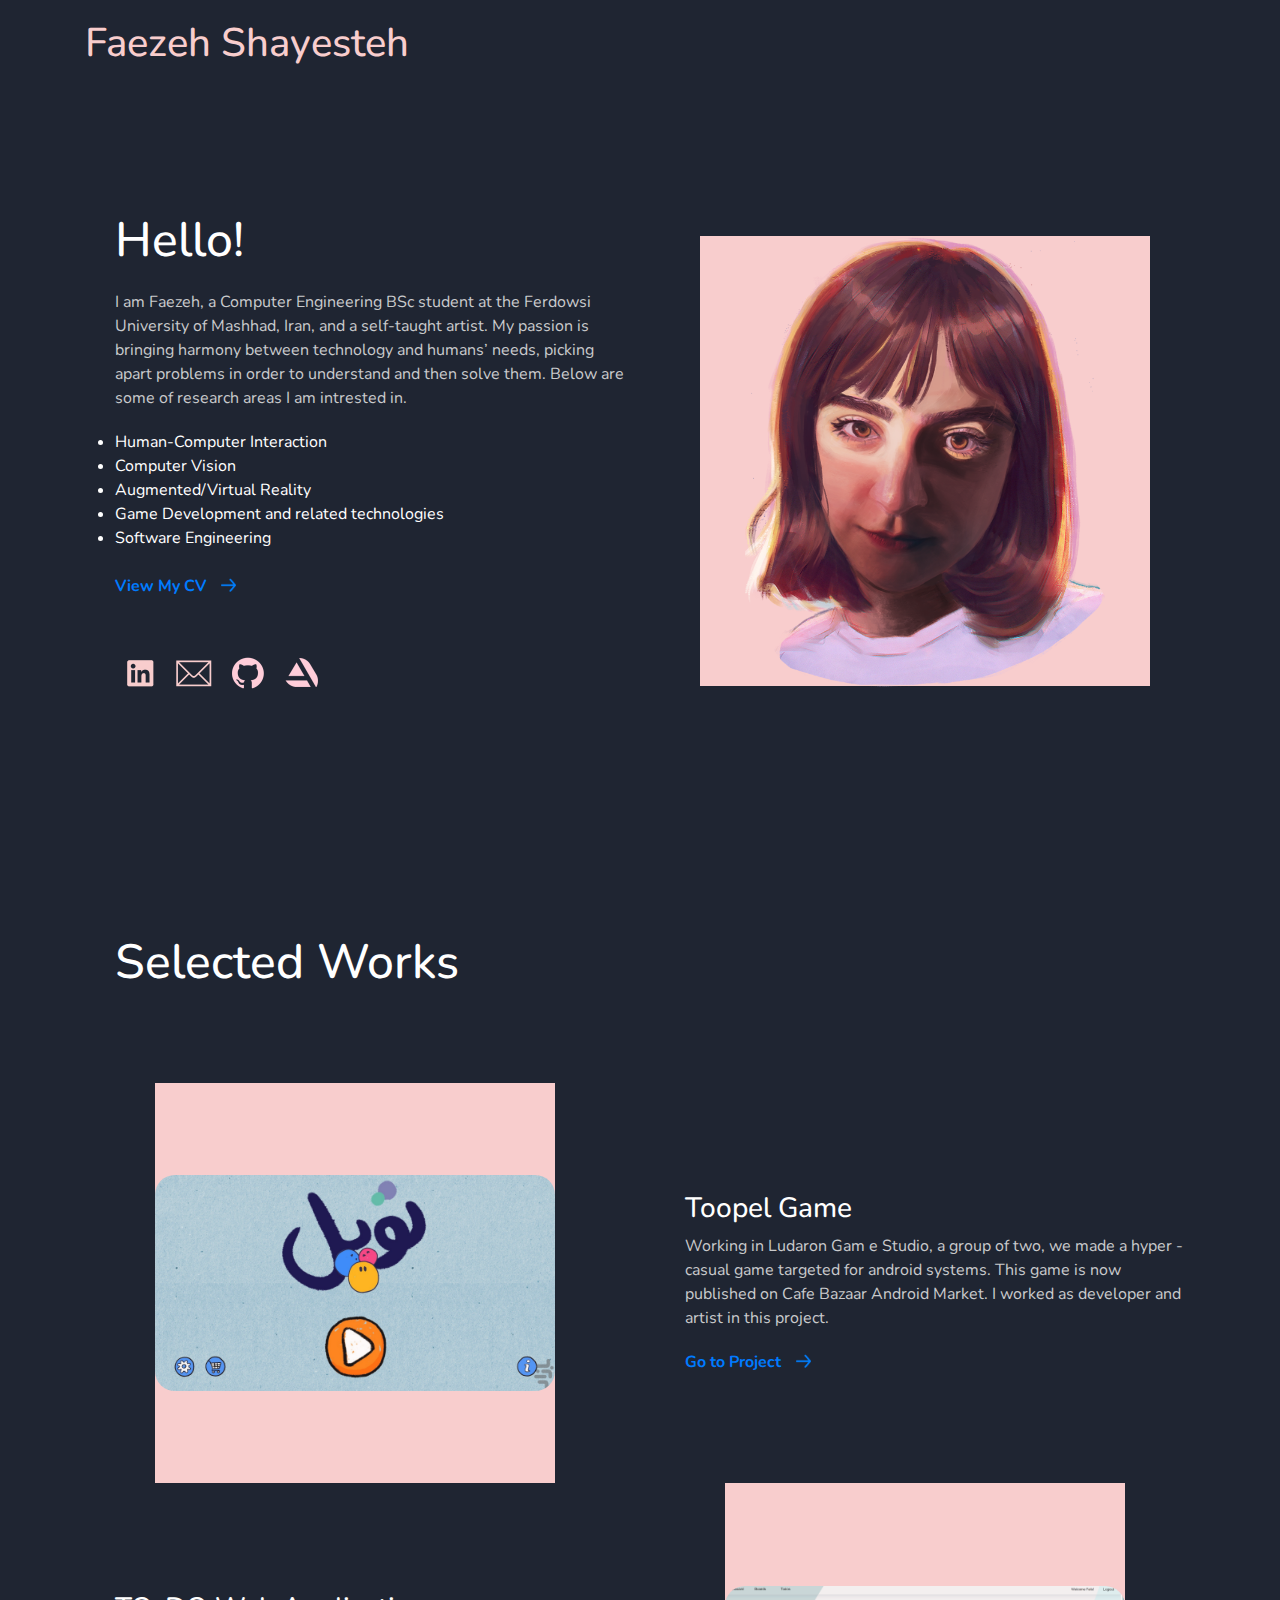
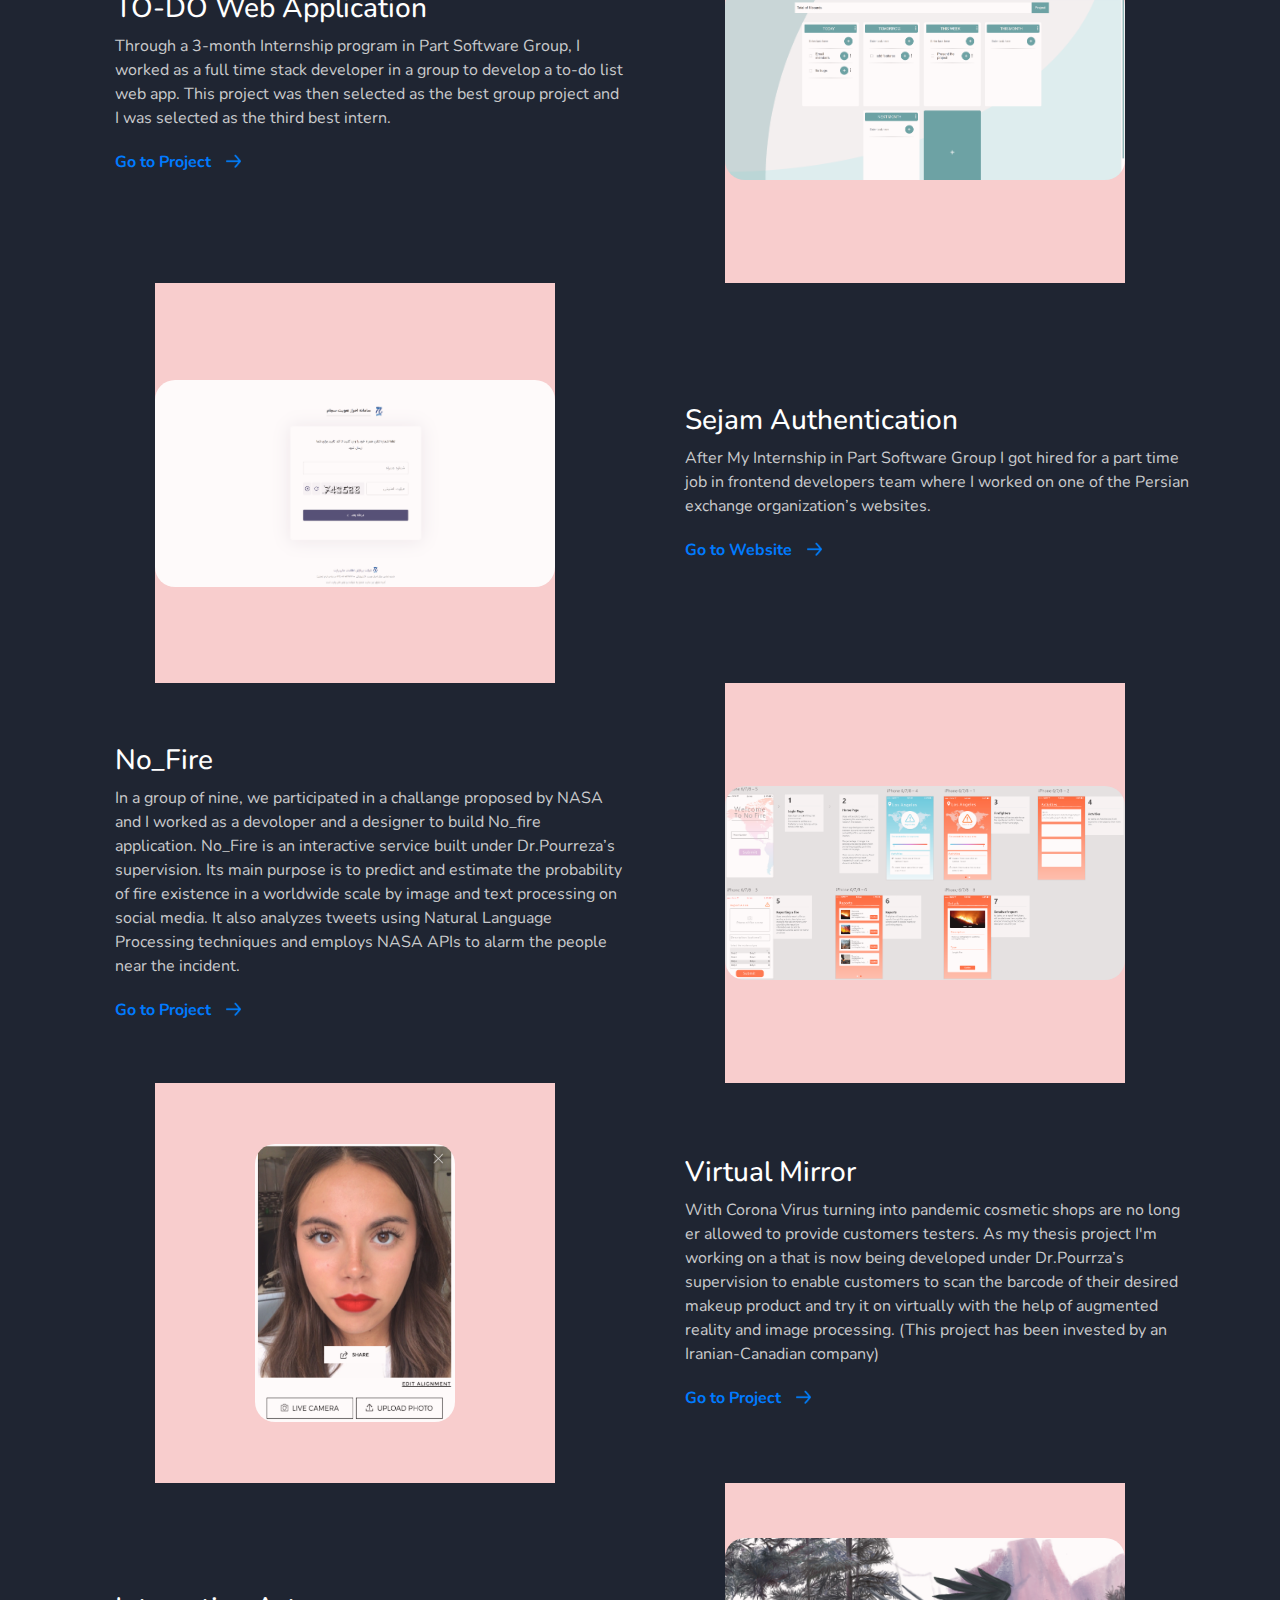
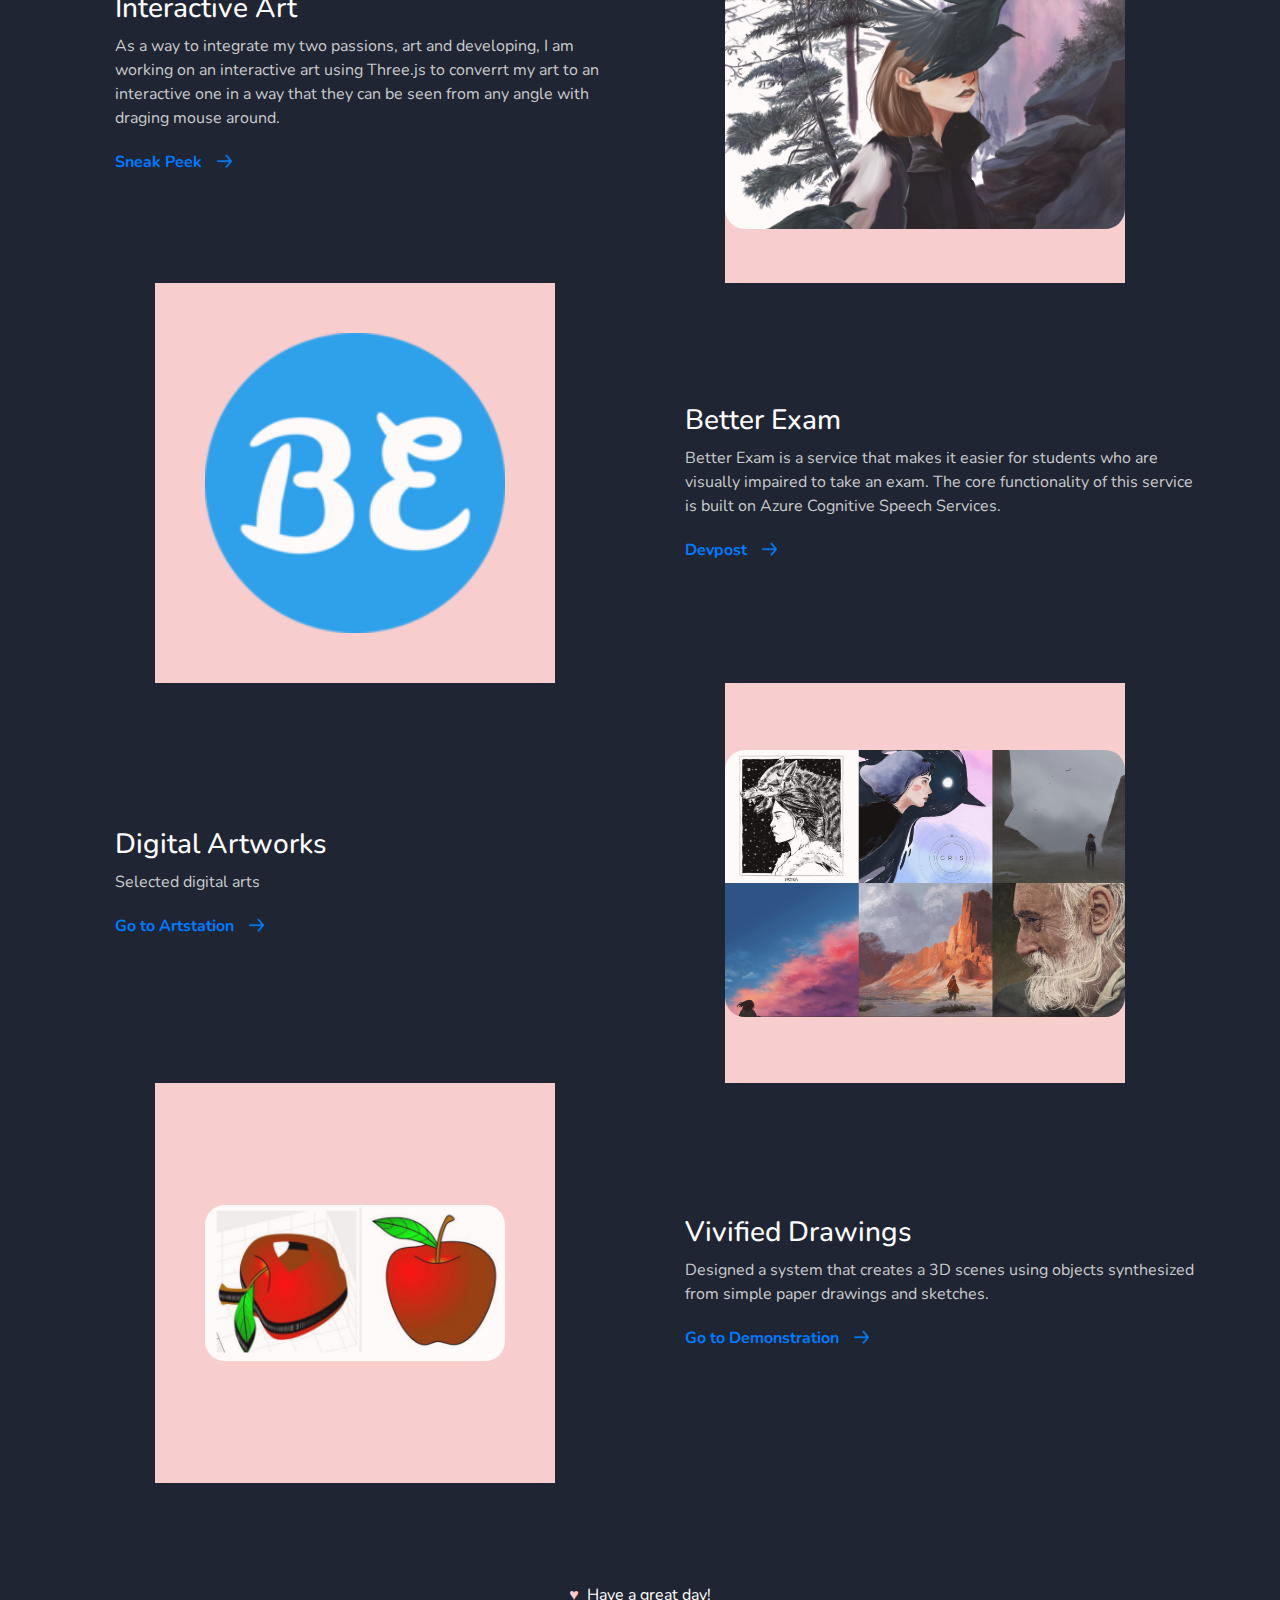
<file: old/index.html>
<!DOCTYPE html>
<!--[if lt IE 7]>      <html class="no-js lt-ie9 lt-ie8 lt-ie7"> <![endif]-->
<!--[if IE 7]>         <html class="no-js lt-ie9 lt-ie8"> <![endif]-->
<!--[if IE 8]>         <html class="no-js lt-ie9"> <![endif]-->
<!--[if gt IE 8]><!-->
<html class="no-js">
<!--<![endif]-->

<head>
  <meta http-equiv="Content-Type" content="text/html; charset=UTF-8">
  <meta name="description" content="Faezeh Shayesteh">

  <meta name="author" content="Faezeh Shayesteh">

  <title>Faezeh Shayesteh</title>
  <!-- Mobile Specific Meta
  ================================================== -->
  <meta name="viewport" content="width=device-width, initial-scale=1">

  <!-- Favicon -->
  <!-- <link rel="shortcut icon" type="images/favicon.png" href="favicon.ico" /> -->
  <link rel="shortcut icon" type="image/png" href="images/favicon.png" sizes="32x32">
  <!-- bootstrap.min css -->
  <link rel="stylesheet" href="plugins/bootstrap/bootstrap.min.css">
  <!-- Main Stylesheet -->
  <link rel="stylesheet" href="css/style.css">


  <link rel="preconnect" href="https://fonts.gstatic.com">
  <link href="https://fonts.googleapis.com/css2?family=Nunito:wght@400;700&display=swap" rel="stylesheet">

  <meta charset="utf-8">
  <meta name="viewport" content="width=device-width, initial-scale=1">
  <link rel="stylesheet" href="https://maxcdn.bootstrapcdn.com/bootstrap/4.5.2/css/bootstrap.min.css">
  <script src="https://ajax.googleapis.com/ajax/libs/jquery/3.5.1/jquery.min.js"></script>
  <script src="https://cdnjs.cloudflare.com/ajax/libs/popper.js/1.16.0/umd/popper.min.js"></script>
  <script src="https://maxcdn.bootstrapcdn.com/bootstrap/4.5.2/js/bootstrap.min.js"></script>

</head>




<!--.Navbar -->

<body style="background-color: #1f2532;">

  <nav class="mb-1 navbar navbar-expand-lg navbar-dark transparent">
    <div class="container">
      <h1 class="name">Faezeh Shayesteh</h1>
      <!-- <button class="navbar-toggler" type="button" data-toggle="collapse" data-target="#navbarSupportedContent-4"
        aria-controls="navbarSupportedContent-4" aria-expanded="false" aria-label="Toggle navigation">
        <span class="navbar-toggler-icon"></span>
      </button>
      <div class="collapse navbar-collapse" id="navbarSupportedContent-4">
        <ul class="navbar-nav ml-auto">

          <li class="nav-item">

            <a class="cv" href="files/FaezehShayesteh_CV.pdf"> Curriculum vitae</a>
          </li>

        </ul>
      </div> -->
    </div>
  </nav>
  <!--/.Navbar -->

  <!--Welcome Slider==================================== -->
  <section class="hero-area">
    <div class="container">

      <div class="row d-flex align-items-center">

        <div class="col-lg-6 mb-4 mb-lg-0 order-lg-12">
          <div class="video-player">


            <div class="wrapper">
              <span class="shape"></span>
              <img class="is-content1" src="images/me3.png" width="360" alt="me" caption="" data-width="original"
                data-scaling="no">
            </div>
            </a>
          </div>
        </div>

        <div class="col-lg-6 order-lg-1">
          <div class="block">
            <br>
            <h2>Hello!</h2>
            <p>I am Faezeh, a Computer Engineering BSc student at the Ferdowsi University of Mashhad, Iran, and a
              self-taught artist.
              My passion is bringing harmony between technology and humans’ needs, picking apart problems in order to
              understand and then solve them.
              Below are some of research areas I am intrested in. </p>
            <li>Human-Computer Interaction</li>
            <li>
              Computer Vision
            </li>
            <li>
              Augmented/Virtual Reality
            </li>
            <li>Game Development and related technologies</li>
            <li>
              Software Engineering
            </li>
            <br>
            <a href="https://github.com/fazixa/fazixa.github.io/raw/master/files/FaezehShayesteh_CV.pdf" target="_blank" class="arrow-link">View My CV</a>
            <ul class="list-inline wow fadeInUp" data-wow-duration=".5s" data-wow-delay=".7s">
              <li class="list-inline-item">


                <center>
                  <p>
                    <!-- <a style="border-bottom: none;"
                                                href="http://www.twitter.com/fazixa" target="_blank"
                                                rel="noopener"
                                                data-mce-href="http://www.twitter.com/fazixa"
                                                data-mce-style="border-bottom: none;"><img
                                                    src="images/tweeter.png"
                                                    width="50"
                                                    data-mce-src="images/tweeter.png"></a> -->

                    <a style="border-bottom: none;" href="http://www.linkedin.com/in/faezehshayesteh" target="_blank"
                      rel="noopener" data-mce-href="http://www.linkedin.com/in/faezehshayesteh"
                      data-mce-style="border-bottom: none;"> <img src="images/linkedin.png" width="50"
                        data-mce-src="images/linkedin.png"></a><a style="border-bottom: none;"
                      href="mailto:shayestehaz.fa@gmail.com" data-mce-href="mailto:shayestehaz.fa@gmail.com"
                      data-mce-style="border-bottom: none;"> <img src="images/email.png" width="50"
                        data-mce-src="images/email.png"></a>

                    <a style="border-bottom: none;" href="https://github.com/fazixa" target="_blank" rel="noopener"
                      data-mce-href="https://github.com/fazixa" data-mce-style="border-bottom: none;"> <img
                        src="images/github.png" width="50" data-mce-src="images/github.png"></a>

                    <a style="border-bottom: none;" href="https://www.artstation.com/fazixa" target="_blank"
                      rel="noopener" data-mce-href="https://www.artstation.com/fazixa"
                      data-mce-style="border-bottom: none;"> <img src="images/artstation.png" width="50"
                        data-mce-src="images/artstation.png"></a>
                  </p>
                  </p>
                </center>
              </li>
            </ul>

          </div>
        </div>

      </div>
    </div>
  </section>




  <!--Works Slider==================================== -->
  <section class="hero-area">
    <div class="container">




      <!--works =============== -->
      <div class="row d-flex align-items-center">



        <div class="col-lg-6">
          <div class="block">
            <h2>Selected Works</h2>
            <br><br><br>




          </div>
        </div>
        <div class="col-lg-6 mb-4 mb-lg-0">

        </div>



      </div>


      <!--Toopel=============== -->
      <div class="row d-flex align-items-center">
        <div class="col-lg-6 mb-4 mb-lg-0">
          <div class="video-player">


            <div class="wrapper">
              <span class="shape2"></span>
              <img class="is-content2" src="images/toopel.jpg" width="400" alt="me" caption="" data-width="original"
                data-scaling="no">
            </div>
            </a>
          </div>
        </div>


        <div class="col-lg-6">
          <div class="block">
            <h3>Toopel Game</h3>

            <p>Working in Ludaron Gam e Studio, a group of two, we made a hyper -casual game
              targeted for android systems. This game is now published on Cafe Bazaar Android
              Market. I worked as developer and artist in this project. </p> <a class="arrow-link" target="_blank"
              href="https://cafebazaar.ir/app/com.ludaron.toopel">Go to Project</a>


          </div>
        </div>

      </div>


      <!--TO-DO WEB APPLICATIOn =============== -->
      <div class="row d-flex align-items-center">

        <div class="col-lg-6 mb-4 mb-lg-0 order-lg-12">
          <div class="video-player">


            <div class="wrapper">
              <span class="shape3"></span>
              <img class="is-content2" src="images/todo.png" width="400" alt="me" caption="" data-width="original"
                data-scaling="no">
            </div>
            </a>
          </div>
        </div>

        <div class="col-lg-6 order-lg-1">
          <div class="block">
            <h3>TO-DO Web Application</h3>

            <p>Through a 3-month Internship program in Part Software Group, I worked as a full time stack developer in
              a group
              to develop a to-do list web app. This project was then selected as the best group
              project and I was selected as the third best intern.
            </p> <a class="arrow-link" target="_blank" href="https://github.com/part-cadet/todo-server">Go to Project</a>


          </div>
        </div>




      </div>



      <!--sejam=============== -->
      <div class="row d-flex align-items-center">
        <div class="col-lg-6 mb-4 mb-lg-0 ">
          <div class="video-player">


            <div class="wrapper">
              <span class="shape2"></span>
              <img class="is-content2" src="images/signal.png" width="400" alt="me" caption="" data-width="original"
                data-scaling="no">
            </div>
            </a>
          </div>
        </div>


        <div class="col-lg-6">
          <div class="block">
            <h3>Sejam Authentication</h3>

            <p>After My Internship in Part Software Group I got hired for a part time job in
              frontend developers team where I worked on one of the Persian exchange organization’s
              websites. </p> <a class="arrow-link" target="_blank" href="https://isignal.ir/sejam/">Go to Website</a>


          </div>
        </div>

      </div>



      <!--no fire APPLICATIOn =============== -->
      <div class="row d-flex align-items-center">

        <div class="col-lg-6 mb-4 mb-lg-0 order-lg-12">
          <div class="video-player">


            <div class="wrapper">
              <span class="shape3"></span>
              <img class="is-content2" src="images/nofire.png" width="400" alt="me" caption="" data-width="original"
                data-scaling="no">
            </div>
            </a>
          </div>
        </div>

        <div class="col-lg-6 order-lg-1">
          <div class="block">
            <h3>No_Fire</h3>

            <p>In a group of nine, we participated in a challange proposed by NASA and I worked as a devoloper and a
              designer to build No_fire application. No_Fire is an interactive service built under Dr.Pourreza’s
              supervision. Its main
              purpose is to predict and estimate the probability of fire existence in a worldwide
              scale by image and text processing on social media. It also analyzes tweets using
              Natural Language Processing techniques and employs NASA APIs to alarm the
              people near the incident.

            </p> <a class="arrow-link" target="_blank"
              href="https://gitlab.com/no_fire_space_app_challenge_2018/android/no-fire-android">Go to Project</a>


          </div>
        </div>




      </div>





      <!--mirror=============== -->
      <div class="row d-flex align-items-center">
        <div class="col-lg-6 mb-4 mb-lg-0 ">
          <div class="video-player">


            <div class="wrapper">
              <span class="shape2"></span>
              <img class="is-content2" src="images/mirror.png" width="200" alt="me" caption="" data-width="original"
                data-scaling="no">
            </div>
            </a>
          </div>
        </div>


        <div class="col-lg-6">
          <div class="block">
            <h3>Virtual Mirror</h3>

            <p>With Corona Virus turning into pandemic cosmetic shops are no long er allowed to
              provide customers testers. As my thesis project I'm working on a that is now being developed under
              Dr.Pourrza’s
              supervision to enable customers to scan the barcode of their desired makeup
              product and try it on virtually with the help of augmented reality and image
              processing. (This project has been invested by an Iranian-Canadian company) </p> <a class="arrow-link"
              target="_blank"
              href="https://github.com/fazixa/VirtualMirror-Server-Mediapipe">Go to Project</a>


          </div>
        </div>

      </div>


      <!--Interactive =============== -->
      <div class="row d-flex align-items-center">


        <div class="col-lg-6 mb-4 mb-lg-0 order-lg-12">
          <div class="video-player">


            <div class="wrapper">
              <span class="shape3"></span>
              <img class="is-content2" src="images/ineractive.png" width="400" alt="me" caption="" data-width="original"
                data-scaling="no">
            </div>
            </a>
          </div>
        </div>

        <div class="col-lg-6 order-lg-1">
          <div class="block">
            <h3>Interactive Art</h3>

            <p>As a way to integrate my two passions, art and developing, I am working on an interactive art using
              Three.js to converrt my art to an interactive one in a way that they can be seen from
              any angle with draging mouse around.
            </p> <a class="arrow-link" target="_blank" href="https://fazixa.github.io/Myth">Sneak Peek</a>


          </div>
        </div>




      </div>


      <!--bettre exam=============== -->
      <div class="row d-flex align-items-center">
        <div class="col-lg-6 mb-4 mb-lg-0">
          <div class="video-player">


            <div class="wrapper">
              <span class="shape2"></span>
              <img class="is-content2" src="images/BE.png" width="300" alt="me" caption="" data-width="original"
                data-scaling="no">
            </div>
            </a>
          </div>
        </div>


        <div class="col-lg-6">
          <div class="block">
            <h3>Better Exam</h3>

            <p>Better Exam is a service that makes it easier for students who are visually impaired to take an exam.
              The core functionality of this service is built on Azure Cognitive Speech Services. </p>
            <a class="arrow-link" target="_blank" href="https://devpost.com/software/ai-for-common-good">Devpost</a>


          </div>
        </div>

      </div>


      <!--art =============== -->
      <div class="row d-flex align-items-center">

        <div class="col-lg-6 mb-4 mb-lg-0 order-lg-12">
          <div class="video-player">


            <div class="wrapper">
              <span class="shape3"></span>
              <img class="is-content2" src="images/art.png" width="400" alt="me" caption="" data-width="original"
                data-scaling="no">
            </div>
            </a>
          </div>
        </div>

        <div class="col-lg-6 order-lg-1">
          <div class="block">
            <h3>Digital Artworks</h3>

            <p>Selected digital arts </p> <a class="arrow-link" target="_blank" href="https://www.artstation.com/fazixa">Go to
              Artstation</a>


          </div>
        </div>




      </div>



      <!--3d=============== -->
      <div class="row d-flex align-items-center">
        <div class="col-lg-6 mb-4 mb-lg-0">
          <div class="video-player">


            <div class="wrapper">
              <span class="shape2"></span>
              <img class="is-content2" src="images/3d.png" width="300" alt="me" caption="" data-width="original"
                data-scaling="no">
            </div>
            </a>
          </div>
        </div>


        <div class="col-lg-6">
          <div class="block">
            <h3>Vivified Drawings</h3>

            <p>Designed a system that creates a 3D scenes using objects synthesized from simple paper drawings and sketches. </p>
           
            <a class="arrow-link" target="_blank" href="https://docs.google.com/presentation/d/1nG-lEBJQR0NUmifF-ZiHb02pY7McTIvhCa_Z1e9IwlA/edit?usp=sharing">Go to Demonstration</a>

          </div>
        </div>

      </div>







  </section>

  <!--
Start About Section
==================================== -->




  <!--
Start About Section
==================================== -->
  <div data-content-for="xl">
    <p style="text-align: center;" data-mce-style="text-align: center;">
      <span class="goodday">

        <span style="color: rgb(248, 205, 205);" data-mce-style="color: #f8cdcd;">♥︎&nbsp;</span>
        <span style="color: rgb(255, 255, 255);" data-mce-style="color: #f8cdcd;"> Have a
          great day!</span>




      </span></p>
  </div>

</body>
</file>
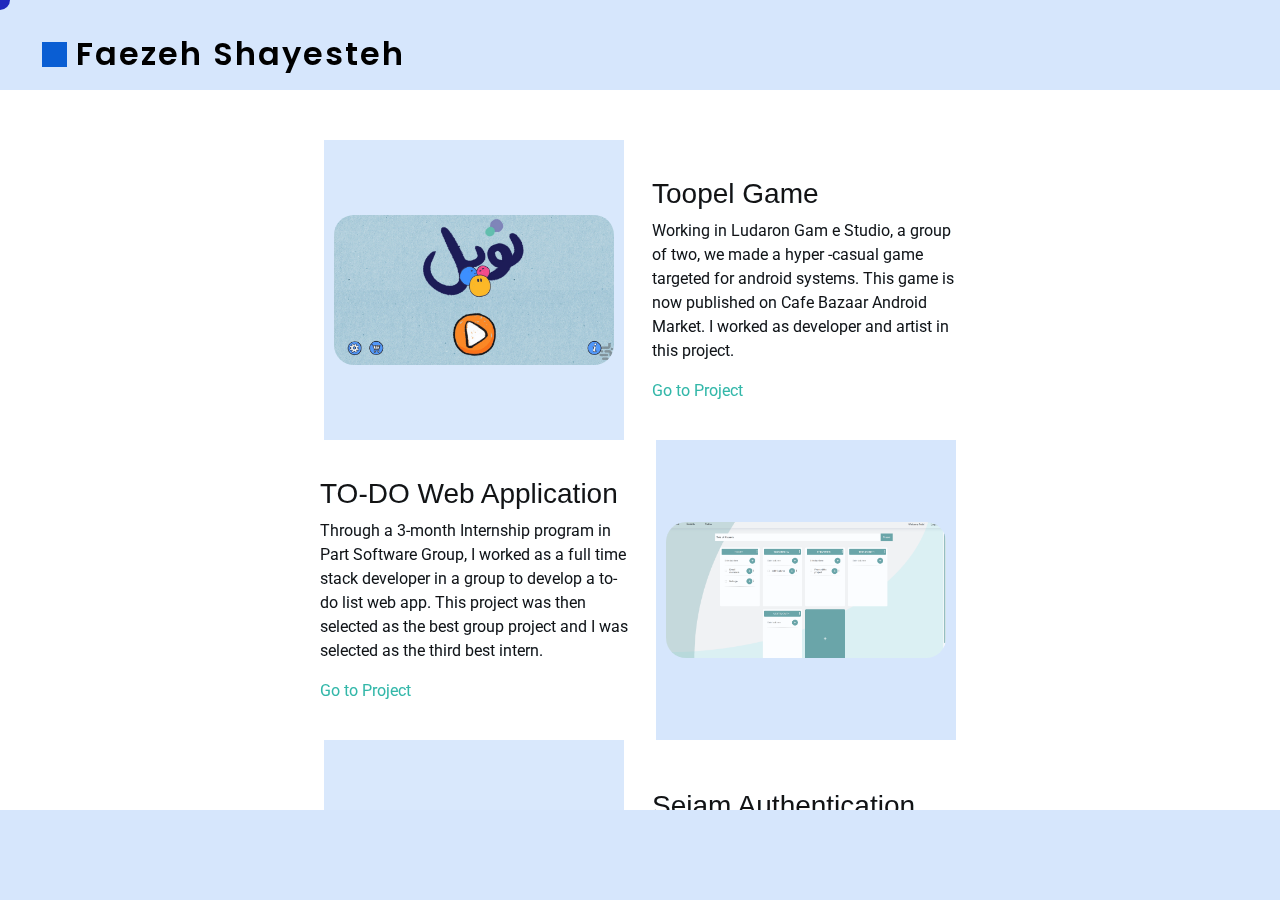
<file: code.html>
<!doctype html>
<html data-n-head-ssr lang="en" data-n-head="%7B%22lang%22:%7B%22ssr%22:%22en%22%7D%7D">

<head>
    <title>Faezeh Shayesteh - Faezeh Shayesteh</title>
    <meta data-n-head="ssr" charset="utf-8">
    <meta data-n-head="ssr" name="viewport" content="width=device-width, initial-scale=1">
    <meta data-n-head="ssr" data-hid="description" name="description" content="Faezeh Shayesteh web app">
    <meta data-n-head="ssr" data-hid="mobile-web-app-capable" name="mobile-web-app-capable" content="yes">
    <meta data-n-head="ssr" data-hid="apple-mobile-web-app-title" name="apple-mobile-web-app-title"
        content="Faezeh Shayesteh">
    <meta data-n-head="ssr" data-hid="author" name="author" content="Faezeh Shayesteh">
    <meta data-n-head="ssr" data-hid="theme-color" name="theme-color" content="#347eec">
    <meta data-n-head="ssr" data-hid="og:type" name="og:type" property="og:type" content="website">
    <meta data-n-head="ssr" data-hid="og:title" name="og:title" property="og:title" content="Faezeh Shayesteh">
    <meta data-n-head="ssr" data-hid="og:site_name" name="og:site_name" property="og:site_name"
        content="Faezeh Shayesteh">
    <meta data-n-head="ssr" data-hid="og:description" name="og:description" property="og:description"
        content="Faezeh Shayesteh web app">
    <link data-n-head="ssr" rel="icon" type="image/x-icon" href="/favicon.ico">
    <link data-n-head="ssr" rel="stylesheet"
        href="https://fonts.googleapis.com/css?family=Noto+Serif:400i|Roboto:400,500,700&amp;display=swap">
    <link data-n-head="ssr" rel="stylesheet" href="https://weloveiconfonts.com/api/?family=entypo">

    <link rel="stylesheet" href="https://maxcdn.bootstrapcdn.com/bootstrap/4.5.2/css/bootstrap.min.css">
    <script src="https://ajax.googleapis.com/ajax/libs/jquery/3.5.1/jquery.min.js"></script>
    <script src="https://cdnjs.cloudflare.com/ajax/libs/popper.js/1.16.0/umd/popper.min.js"></script>
    <script src="https://maxcdn.bootstrapcdn.com/bootstrap/4.5.2/js/bootstrap.min.js"></script>



    <link href="assets/vendor/bootstrap/css/bootstrap.min.css" rel="stylesheet">
    <link href="assets/vendor/bootstrap-icons/bootstrap-icons.css" rel="stylesheet">
    <link rel="stylesheet" type="text/css" href="./style.css" />

    <link rel="preconnect" href="https://fonts.googleapis.com">
    <link rel="preconnect" href="https://fonts.gstatic.com" crossorigin>
    <link href="https://fonts.googleapis.com/css2?family=Poppins&display=swap" rel="stylesheet">

    <style>
        body {
            margin: 0;
            font-family: "Roboto", sans-serif;
            color: rgb(19, 19, 19);
            overflow: hidden;

        }
    </style>
</head>

<body>
    <div data-server-rendered="true" id="__nuxt">
        <!---->
        <div id="__layout">
            <div>
                <div>
                    <!---->
                    <div class="animBackground">
                        <div class="neon yellow"></div>
                        <div class="neon yellow"
                            style="width:400px;left:10%;bottom:-400px;animation-delay:0.2s;animation-duration:2.7s">
                        </div>
                        <div class="neon blue"
                            style="width:500px;left:20%;bottom:-500px;animation-delay:1s;animation-duration:2.2s"></div>
                        <div class="neon blue" style="width:150px;bottom:30%;left:-300px;animation-delay:0.1s"></div>
                        <div class="neon pink"
                            style="width:600px;left:-600px;bottom:10%;animation-delay:0.2s;animation-duration:2.8s">
                        </div>
                        <div class="neon pink"
                            style="width:600px;left:50%;bottom:-600px;animation-delay:0.5s;animation-duration:2.9s">
                        </div>
                        <div class="neon pink"
                            style="width:300px;left:30%;animation-delay:0.8s;animation-duration:2.5s"></div>
                        <div class="neon blue"
                            style="width:600px;bottom:20%;left:-600px;animation-delay:0.1s;animation-duration:3s"></div>


                    </div>

                    <div id="cr" class="cursor2"></div>




                    <div class="blank-up transparent row align-items-center m-0">

                        <!-- ======= Header ======= -->
                        <header id="header" class="w-100 align-middle align-self-center">
                            <div class="container-fluid d-flex justify-content-between align-items-center">

                                <div class="row align-items-center">
                                    <div class="col-1 m-2">
                                        <div class="bluerect"></div>


                                    </div>
                                    <div class="col-10">

                                        <h1 class="logo me-auto me-lg-0 hoverable"><a href="index.html">Faezeh
                                                Shayesteh</a></h1>
                                    </div>

                                </div>
                                <!-- Uncomment below if you prefer to use an image logo -->
                                <!-- <a href="index.html" class="logo"><img src="assets/img/logo.png" alt="" class="img-fluid"></a>-->

                                <nav id="navbar" class="navbar order-last order-lg-0 m-4">
                                    <ul>
                                        <!-- <li><a class="hoverable" href="index.html">Home</a></li>
                                        <li><a class=" hoverable active" href="projects.html">Projects</a></li>
                                        <li><a class="hoverable" href="Faezeh_Shayesteh_CV.pdf">Resume</a></li> -->
                                        <!-- <li><a class="hoverable" href="services.html">Services</a></li>
                                        <li><a class="hoverable" href="portfolio.html">Portfolio</a></li>
                                        <li><a class="hoverable"  href="contact.html">Contact</a></li> -->
                                    </ul>
                                    <!-- <i class="bi bi-list mobile-nav-toggle"></i> -->
                                </nav><!-- .navbar -->

                                <!-- <div class="header-social-links">
                                    <a href="#" class="twitter"><i class="bi bi-twitter"></i></a>
                                    <a href="#" class="facebook"><i class="bi bi-facebook"></i></a>
                                    <a href="#" class="instagram"><i class="bi bi-instagram"></i></a>
                                    <a href="#" class="linkedin"><i class="bi bi-linkedin"></i></i></a>
                                </div> -->

                            </div>

                        </header><!-- End Header -->
                    </div>

                    <div class="container-row">
                    <!----container 1---------------------------------------------------------------------------------------------------------------->
                    <div class="content-code layer1 ">
                        <!--Works Slider==================================== -->
                        <section class="hero-area scroller">
                            <div class="container-2">

                                <!--Toopel=============== -->
                                <div class="row d-flex align-items-center">
                                    <div class="col-lg-6 mb-4 mb-lg-0">
                                        <div class="video-player">


                                            <div class="wrapper">
                                                <span class="shape2"></span>

                                            </div>
                                            </a>
                                        </div>
                                    </div>


                                    <div class="col-lg-6">
                                        <div class="block">
                                            <h3>Toopel Game</h3>

                                            <p>Working in Ludaron Gam e Studio, a group of two, we made a hyper
                                                -casual
                                                game
                                                targeted for android systems. This game is now published on Cafe
                                                Bazaar
                                                Android
                                                Market. I worked as developer and artist in this project. </p> <a
                                                class="arrow-link" target="_blank"
                                                href="https://cafebazaar.ir/app/com.ludaron.toopel">Go to
                                                Project</a>


                                        </div>
                                    </div>

                                </div>
                                <!--Toopel end=============== -->


                                <!--TO-DO WEB APPLICATIOn =============== -->
                                <div class="row d-flex align-items-center">

                                    <div class="col-lg-6 mb-4 mb-lg-0 order-lg-12">
                                        <div class="video-player">


                                            <div class="wrapper">
                                                <span class="shape3"></span>

                                            </div>
                                            </a>
                                        </div>
                                    </div>

                                    <div class="col-lg-6 order-lg-1">
                                        <div class="block">
                                            <h3>TO-DO Web Application</h3>

                                            <p>Through a 3-month Internship program in Part Software Group, I worked
                                                as a full time stack developer in
                                                a group
                                                to develop a to-do list web app. This project was then selected as
                                                the best group
                                                project and I was selected as the third best intern.
                                            </p> <a class="arrow-link" target="_blank"
                                                href="https://github.com/part-cadet/todo-server">Go to Project</a>


                                        </div>
                                    </div>
                                </div>
                                <!--end TO-DO WEB APPLICATIOn =============== -->

                                <!--sejam=============== -->
                                <div class="row d-flex align-items-center">
                                    <div class="col-lg-6 mb-4 mb-lg-0 ">
                                        <div class="video-player">


                                            <div class="wrapper">
                                                <span class="shape2"></span>

                                            </div>
                                            </a>
                                        </div>
                                    </div>


                                    <div class="col-lg-6">
                                        <div class="block">
                                            <h3>Sejam Authentication</h3>

                                            <p>After My Internship in Part Software Group I got hired for a part
                                                time job in
                                                frontend developers team where I worked on one of the Persian
                                                exchange organization’s
                                                websites. </p> <a class="arrow-link" target="_blank"
                                                href="https://isignal.ir/sejam/">Go to Website</a>


                                        </div>
                                    </div>

                                </div>


                                <!-----end sejam-->
                                <!--no fire APPLICATIOn =============== -->
                                <div class="row d-flex align-items-center">

                                    <div class="col-lg-6 mb-4 mb-lg-0 order-lg-12">
                                        <div class="video-player">


                                            <div class="wrapper">
                                                <span class="shape3"></span>
                                            </div>
                                        </div>
                                    </div>

                                    <div class="col-lg-6 order-lg-1">
                                        <div class="block">
                                            <h3>No_Fire</h3>

                                            <p>In a group of nine, we participated in a challange proposed by NASA
                                                and I worked as a devoloper and a
                                                designer to build No_fire application. No_Fire is an interactive
                                                service built under Dr.Pourreza’s
                                                supervision. Its main
                                                purpose is to predict and estimate the probability of fire existence
                                                in a worldwide
                                                scale by image and text processing on social media. It also analyzes
                                                tweets using
                                                Natural Language Processing techniques and employs NASA APIs to
                                                alarm the
                                                people near the incident.

                                            </p> <a class="arrow-link" target="_blank"
                                                href="https://gitlab.com/no_fire_space_app_challenge_2018/android/no-fire-android">Go
                                                to Project</a>


                                        </div>
                                    </div>




                                </div>

                                <!--end no fire APPLICATIOn =============== -->
                                <!--mirror=============== -->
                                <div class="row d-flex align-items-center">
                                    <div class="col-lg-6 mb-4 mb-lg-0 ">
                                        <div class="video-player">


                                            <div class="wrapper">
                                                <span class="shape2"></span>

                                            </div>
                                        </div>
                                    </div>


                                    <div class="col-lg-6">
                                        <div class="block">
                                            <h3>Virtual Mirror</h3>

                                            <p>With Corona Virus turning into pandemic cosmetic shops are no long er
                                                allowed to
                                                provide customers testers. As my thesis project I'm working on a
                                                that is now being developed under
                                                Dr.Pourrza’s
                                                supervision to enable customers to scan the barcode of their desired
                                                makeup
                                                product and try it on virtually with the help of augmented reality
                                                and image
                                                processing. (This project has been invested by an Iranian-Canadian
                                                company) </p> <a class="arrow-link" target="_blank"
                                                href="https://github.com/fazixa/VirtualMirror-Server-Mediapipe">Go
                                                to Project</a>


                                        </div>
                                    </div>

                                </div>
                                <!-- end mirror=============== -->
                                <!--bettre exam=============== -->
                                <div class="row d-flex align-items-center">
                                    <div class="col-lg-6 mb-4 mb-lg-0  order-lg-12">
                                        <div class="video-player">


                                            <div class="wrapper">
                                                <span class="shape2"></span>

                                            </div>

                                        </div>
                                    </div>


                                    <div class="col-lg-6  order-lg-1">
                                        <div class="block">
                                            <h3>Better Exam</h3>

                                            <p>Better Exam is a service that makes it easier for students who are
                                                visually impaired to take an exam.
                                                The core functionality of this service is built on Azure Cognitive
                                                Speech Services. </p>
                                            <a class="arrow-link" target="_blank"
                                                href="https://devpost.com/software/ai-for-common-good">Devpost</a>


                                        </div>
                                    </div>

                                </div>
                                <!--end bettre exam=============== -->
                                <!--3d=============== -->
                                <div class="row d-flex align-items-center">
                                    <div class="col-lg-6 mb-4 mb-lg-0">
                                        <div class="video-player">


                                            <div class="wrapper">
                                                <span class="shape2"></span>

                                            </div>

                                        </div>
                                    </div>


                                    <div class="col-lg-6">
                                        <div class="block">
                                            <h3>Vivified Drawings</h3>

                                            <p>Designed a system that creates a 3D scenes using objects synthesized
                                                from simple paper drawings and sketches. </p>

                                            <a class="arrow-link" target="_blank"
                                                href="https://docs.google.com/presentation/d/1nG-lEBJQR0NUmifF-ZiHb02pY7McTIvhCa_Z1e9IwlA/edit?usp=sharing">Go
                                                to Demonstration</a>

                                        </div>
                                    </div>

                                </div>
                                <!--end 3d=============== -->


                                <br>
                                <br>
                                <br>




                            </div>
                        </section>
                    </div>





                    <!----container 2---------------------------------------------------------------------------------------------------------------->
                    <div class="content-code2 layer2 ">
                        <!--Works Slider==================================== -->
                        <section class="hero-area scroller">
                            <div class="container-2">
                                <!--Toopel=============== -->
                                <div class="row d-flex align-items-center justify-content-between">
                                    <div class="col-lg-6 mb-4 mb-lg-0">
                                        <div class="video-player">


                                            <div class="wrapper">
                                                <span class="shape2 transparent"></span>
                                                <img class="is-content2" src="assets/img/toopel.jpg" width="400"
                                                    alt="me" caption="" data-width="original" data-scaling="no">
                                            </div>
                                            </a>
                                        </div>
                                    </div>


                                    <div class="col-lg-6">
                                        <div class="block">
                                            <h3>Toopel Game</h3>

                                            <p>Working in Ludaron Gam e Studio, a group of two, we made a hyper
                                                -casual
                                                game
                                                targeted for android systems. This game is now published on Cafe
                                                Bazaar
                                                Android
                                                Market. I worked as developer and artist in this project. </p> <a
                                                class="arrow-link hoverable" target="_blank"
                                                href="https://cafebazaar.ir/app/com.ludaron.toopel">Go to
                                                Project</a>


                                        </div>
                                    </div>

                                </div>
                                <!--Toopel end=============== -->

                                <!--TO-DO WEB APPLICATIOn =============== -->
                                <div class="row d-flex align-items-center">

                                    <div class="col-lg-6 mb-4 mb-lg-0 order-lg-12">
                                        <div class="video-player">


                                            <div class="wrapper">
                                                <span class="shape3 transparent"></span>
                                                <img class="is-content2" src="assets/img/todo.png" width="400" alt="me"
                                                    caption="" data-width="original" data-scaling="no">
                                            </div>
                                            </a>
                                        </div>
                                    </div>

                                    <div class="col-lg-6 order-lg-1">
                                        <div class="block">
                                            <h3>TO-DO Web Application</h3>

                                            <p>Through a 3-month Internship program in Part Software Group, I worked
                                                as a full time stack developer in
                                                a group
                                                to develop a to-do list web app. This project was then selected as
                                                the best group
                                                project and I was selected as the third best intern.
                                            </p> <a class="arrow-link hoverable" target="_blank"
                                                href="https://github.com/part-cadet/todo-server">Go to Project</a>


                                        </div>
                                    </div>
                                </div>
                                <!--end TO-DO WEB APPLICATIOn =============== -->

                                <!--sejam=============== -->
                                <div class="row d-flex align-items-center">
                                    <div class="col-lg-6 mb-4 mb-lg-0 ">
                                        <div class="video-player">


                                            <div class="wrapper">
                                                <span class="shape2 transparent"></span>
                                                <img class="is-content2" src="assets/img/signal.png" width="400"
                                                    alt="me" caption="" data-width="original" data-scaling="no">
                                            </div>
                                            </a>
                                        </div>
                                    </div>


                                    <div class="col-lg-6">
                                        <div class="block">
                                            <h3>Sejam Authentication</h3>

                                            <p>After My Internship in Part Software Group I got hired for a part
                                                time job in
                                                frontend developers team where I worked on one of the Persian
                                                exchange organization’s
                                                websites. </p> <a class="arrow-link hoverable" target="_blank"
                                                href="https://isignal.ir/sejam/">Go to Website</a>


                                        </div>
                                    </div>

                                </div>

                                <!--------end sejam-->
                                <!--no fire APPLICATIOn =============== -->
                                <div class="row d-flex align-items-center">

                                    <div class="col-lg-6 mb-4 mb-lg-0 order-lg-12">
                                        <div class="video-player">


                                            <div class="wrapper">
                                                <span class="shape3 transparent"></span>
                                                <img class="is-content2" src="assets/img/nofire.png" width="400"
                                                    alt="me" caption="" data-width="original" data-scaling="no">
                                            </div>
                                            </a>
                                        </div>
                                    </div>

                                    <div class="col-lg-6 order-lg-1">
                                        <div class="block">
                                            <h3>No_Fire</h3>

                                            <p>In a group of nine, we participated in a challange proposed by NASA and I
                                                worked as a devoloper and a
                                                designer to build No_fire application. No_Fire is an interactive service
                                                built under Dr.Pourreza’s
                                                supervision. Its main
                                                purpose is to predict and estimate the probability of fire existence in
                                                a worldwide
                                                scale by image and text processing on social media. It also analyzes
                                                tweets using
                                                Natural Language Processing techniques and employs NASA APIs to alarm
                                                the
                                                people near the incident.

                                            </p> <a class="arrow-link hoverable" target="_blank"
                                                href="https://gitlab.com/no_fire_space_app_challenge_2018/android/no-fire-android">Go
                                                to Project</a>


                                        </div>
                                    </div>




                                </div>

                                <!--end no fire APPLICATIOn =============== -->

                                <!--mirror=============== -->
                                <div class="row d-flex align-items-center">
                                    <div class="col-lg-6 mb-4 mb-lg-0 ">
                                        <div class="video-player">


                                            <div class="wrapper">
                                                <span class="shape2 transparent"></span>
                                                <img class="is-content2" src="assets/img/mirror.png" width="200"
                                                    alt="me" caption="" data-width="original" data-scaling="no">
                                            </div>
                                            </a>
                                        </div>
                                    </div>


                                    <div class="col-lg-6">
                                        <div class="block">
                                            <h3>Virtual Mirror</h3>

                                            <p>With Corona Virus turning into pandemic cosmetic shops are no long er
                                                allowed to
                                                provide customers testers. As my thesis project I'm working on a that is
                                                now being developed under
                                                Dr.Pourrza’s
                                                supervision to enable customers to scan the barcode of their desired
                                                makeup
                                                product and try it on virtually with the help of augmented reality and
                                                image
                                                processing. (This project has been invested by an Iranian-Canadian
                                                company) </p> <a class="arrow-link hoverable" target="_blank"
                                                href="https://github.com/fazixa/VirtualMirror-Server-Mediapipe">Go to
                                                Project</a>


                                        </div>
                                    </div>

                                </div>
                                <!-- end mirror=============== -->

                                <!--bettre exam=============== -->
                                <div class="row d-flex align-items-center">
                                    <div class="col-lg-6 mb-4 mb-lg-0  order-lg-12">
                                        <div class="video-player">


                                            <div class="wrapper">
                                                <span class="shape2 transparent"></span>
                                                <img class="is-content2" src="assets/img/BE.png" width="300" alt="me"
                                                    caption="" data-width="original" data-scaling="no">
                                            </div>
                                            </a>
                                        </div>
                                    </div>


                                    <div class="col-lg-6  order-lg-1">
                                        <div class="block">
                                            <h3>Better Exam</h3>

                                            <p>Better Exam is a service that makes it easier for students who are
                                                visually impaired to take an exam.
                                                The core functionality of this service is built on Azure Cognitive
                                                Speech Services. </p>
                                            <a class="arrow-link hoverable" target="_blank"
                                                href="https://devpost.com/software/ai-for-common-good">Devpost</a>


                                        </div>
                                    </div>

                                </div>
                                <!--end bettre exam=============== -->
                                <!--3d=============== -->
                                <div class="row d-flex align-items-center">
                                    <div class="col-lg-6 mb-4 mb-lg-0">
                                        <div class="video-player">


                                            <div class="wrapper">
                                                <span class="shape2 transparent"></span>
                                                <img class="is-content2" src="assets/img/3d.png" width="300" alt="me"
                                                    caption="" data-width="original" data-scaling="no">
                                            </div>
                                            </a>
                                        </div>
                                    </div>


                                    <div class="col-lg-6">
                                        <div class="block">
                                            <h3>Vivified Drawings</h3>

                                            <p>Designed a system that creates a 3D scenes using objects synthesized from
                                                simple paper drawings and sketches. </p>

                                            <a class="arrow-link hoverable" target="_blank"
                                                href="https://docs.google.com/presentation/d/1nG-lEBJQR0NUmifF-ZiHb02pY7McTIvhCa_Z1e9IwlA/edit?usp=sharing">Go
                                                to Demonstration</a>

                                        </div>
                                    </div>

                                </div>
                                <!--end 3d=============== -->
                                <br>
                                <br>
                                <br>

                            </div>

                        </section>
                    </div>
                </div>
                </div>





                <!-- <div class="blank d-sm-none row m-0"></div> -->





            </div>
        </div>
    </div>
    </div>

    <script src='https://s3-us-west-2.amazonaws.com/s.cdpn.io/16327/gsap-latest-beta.min.js'></script>
    <script src="./script.js"></script>

</body>

</html>
</file>
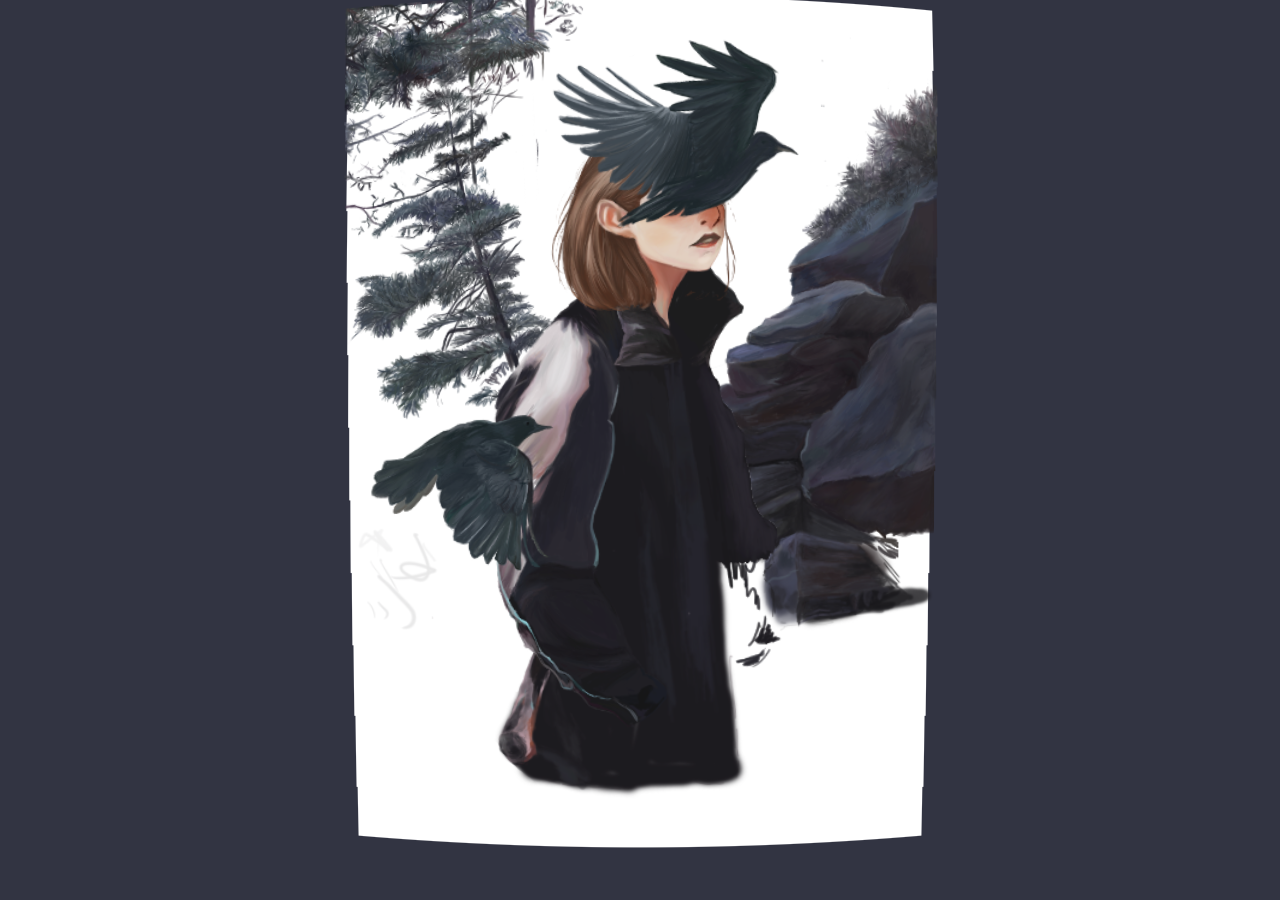
<file: Myth.html>
<!DOCTYPE html>
<html>
	<head>
		<meta charset=utf-8>
		<title>Myth</title>
		<meta name="author" content="Faezeh Shayesteh">
		<meta name="viewport" content="width=device-width, initial-scale=1, user-scalable=no">
		<meta name="apple-mobile-web-app-capable" content="yes">
		<meta name="apple-mobile-web-app-status-bar-style" content="black-translucent">

		<style>
			/* @font-face {
			  font-family: 'Pier Sans';
			  src: url('/fonts/pier-regular.otf') format('opentype');
			  font-weight: normal;
			  font-style: normal;
			} */

			body { margin: 0; }
			body,
			html {
				font-family: "Pier Sans", sans-serif;
				display: flex;
				align-items: center;
				justify-content: center;
			}

			.loading-mask {
				position: absolute;
				width: 100%;
				height: 100%;
				display: flex;
				align-items: center;
				justify-content: center;
				text-align: center;
				background: white;
				color: #999;
				font: Pier Sans;
				opacity: 1;
				visibility: visible;
				transition: 0.25s ease all;
				transition-delay: 0.15s;
			}
			.allow-motion-button {
				opacity: 0;
				visibility: hidden;
				cursor: pointer;
				display: flex;
				align-items: center;
				position: absolute;
				bottom: 20px;
				width: 225px;
				height: 50px;
				border-radius: 25px;
				left: 0;
				right: 0;
				margin: auto;
				background-color: white;	
				box-shadow: 0 0 30px rgba(0,0,0,0.15);
				overflow: hidden;
				padding: 0 5px;
				-webkit-tap-highlight-color: rgba(0,0,0,0);
				transition: 0.15s ease all;
				font-family: sans-serif;
			}
			.allow-motion-button.visible {
				visibility: visible;
				opacity: 1;
			}
			/* .allow-motion-icon {
				height: 40px;
				width: 40px;
				background-image: url('./gyroscope.png');
				background-size: 100%;
				background-position: center;
				background-repeat: no-repeat;
			} */
			.allow-motion-text {
				color: #1FAD70;
				padding-left: 5px;
			}

			@media (prefers-color-scheme: dark) {
				body,
				.loading-mask {
					background: #292933;
				}
			}

		</style>
	</head>
	<body>
		<div class="loading-mask" id="loading">Loading...</div>
		<div class="allow-motion-button" onclick="enableMotion()">
			<div class="allow-motion-icon"></div>
			<div class="allow-motion-text">Enable Motion Controls</div>
		<div>
		<script src="js/three.js"></script>
		<script src="js/orbitcontrols.js"></script>
		<script src="js/CopyShader.js"></script>
		<script src="js/RGBShiftShader.js"></script>
		<script src="js/DotScreenShader.js"></script>

		<script src="js/EffectComposer.js"></script>
		<script src="js/RenderPass.js"></script>
		<script src="js/MaskPass.js"></script>
		<script src="js/ShaderPass.js"></script>
		<script src="js/tween.js"></script>
		<script src="js/quaternion.min.js"></script>

		<script id="vertexShader" type="x-shader/x-vertex">
			
			varying vec2 vUv;

			void main() {

				vUv = uv;

				gl_Position = vec4( position, 1.0 );

			}

		</script>

		<script id="fragmentShader" type="x-shader/x-fragment">
			
			uniform sampler2D tDiffuse;
			uniform float amount; // This is passed in from the JS file, but will be the same for all pixels
			uniform float cursorx;
			uniform float cursory;
			varying vec2 vUv; // This is the x and y coordinates of the specific pixel

			void main() {
				vec4 color = texture2D(tDiffuse, vUv);
				
				// gl_FragColor = color * amount;

				vec2 p = vUv;

				if (p.y < 0.5) p.y = 1.0 - p.y;
				vec4 mirror = texture2D(tDiffuse, p);

				vec2 off = vUv;
				off.x = off.x + 0.01;
				off.y = off.y + 0.01;
				vec4 offset = texture2D(tDiffuse, off);

				vec2 distortion = vUv;
				//if (distortion.x < cursorx) distortion.x = distortion.x * 0.9;
				//if (distortion.y < cursory) distortion.y = distortion.y * 0.9;
				if (
					distortion.x < cursorx + 0.1 &&
					distortion.x > cursorx - 0.1 &&
					distortion.y < cursory + 0.1 &&
					distortion.y > cursory - 0.1)
				{
					distortion.x = (distortion.x - 0.25);
					distortion.y = (distortion.y - 0.25);
				}

				vec4 mouse_distortion = texture2D(tDiffuse, distortion);



				vec2 temp_uv = vUv;
				temp_uv = temp_uv * 2.0 - 1.0;
				float distort = 2.0;
				float r = temp_uv.x * temp_uv.x + temp_uv.y * temp_uv.y;
				temp_uv *= 0.5 + distort * r * r * r * distort * 5.5 + distort;

				temp_uv = 0.5 * (temp_uv * 0.5 + 1.0);

				vec4 barrel_distortion = texture2D(tDiffuse, temp_uv);


				// gl_FragColor = vec4(
				//	offset.r * (vUv.x + vUv.y),
				//	color.g * cursorx,
				//	offset.b * cursory,
				//	color.a
				//);

				gl_FragColor = barrel_distortion;
			}

		</script>

		<script id="vertexShader2" type="x-shader/x-fragment">

            uniform float strength;          // s: 0 = perspective, 1 = stereographic
            uniform float height;            // h: tan(verticalFOVInRadians / 2)
            uniform float aspectRatio;       // a: screenWidth / screenHeight
            uniform float cylindricalRatio;  // c: cylindrical distortion ratio. 1 = spherical

            varying vec3 vUV;                // output to interpolate over screen
            varying vec2 vUVDot;             // output to interpolate over screen

            void main() {
                gl_Position = projectionMatrix * (modelViewMatrix * vec4(position, 1.0));
                float scaledHeight = strength * height;
                float cylAspectRatio = aspectRatio * cylindricalRatio;
                float aspectDiagSq = aspectRatio * aspectRatio + 1.0;
                float diagSq = scaledHeight * scaledHeight * aspectDiagSq;
                vec2 signedUV = (2.0 * uv + vec2(-1.0, -1.0));
                float z = 0.5 * sqrt(diagSq + 1.0) + 0.5;
                float ny = (z - 1.0) / (cylAspectRatio * cylAspectRatio + 1.0);
                vUVDot = sqrt(ny) * vec2(cylAspectRatio, 1.0) * signedUV;
                vUV = vec3(0.5, 0.5, 1.0) * z + vec3(-0.5, -0.5, 0.0);
                vUV.xy += uv;
            }

		</script>


		<script id="fragmentShader2" type="x-shader/x-fragment">
			
            uniform sampler2D tDiffuse;      // sampler of rendered scene's render target
            varying vec3 vUV;                // interpolated vertex output data
            varying vec2 vUVDot;             // interpolated vertex output data

            void main() {
                vec3 uv = dot(vUVDot, vUVDot) * vec3(-0.5, -0.5, -1.0) + vUV;
                gl_FragColor = texture2DProj(tDiffuse, uv);
            }

		</script>

		<script>

			var layer_count = 5;
			var load_counter = 0;

			var scene = new THREE.Scene();
			var camera = new THREE.PerspectiveCamera(
				45,
				window.innerWidth / window.innerHeight,
				0.1,
				2000
			);

			camera.position.z = 250;

			camera.updateProjectionMatrix();

			var q = {
				x: null,
				y: null,
				z: null,
				w: null
			};
			var initial_angles = {
				alpha: null,
				beta: null,
				gamma: null
			};
			

			var renderer = new THREE.WebGLRenderer({ alpha: true, antialias: true });
			renderer.setPixelRatio(window.devicePixelRatio);
			renderer.gammaOutput = true;
			renderer.gammaFactor = 2.2
			renderer.setSize( window.innerWidth, window.innerHeight );

			//// Shader Test ////

			var uniforms = {
				"tDiffuse":   		{ type: "t", value: null },
				"amount":     		{ type: "f", value: 1.0 },
				"cursorx":    		{ type: "f", value: 0.0 },
				"cursory":    		{ type: "f", value: 0.0 },
	            "strength":         { type: "f", value: 0 },
	            "height":           { type: "f", value: 1 },
	            "aspectRatio":      { type: "f", value: 1 },
	            "cylindricalRatio": { type: "f", value: 1 }
			}

			var testShader = new THREE.ShaderMaterial({
				uniforms: uniforms,
				vertexShader: document.getElementById( 'vertexShader2' ).textContent,
				fragmentShader: document.getElementById( 'fragmentShader2' ).textContent
			});


			var composer = new THREE.EffectComposer(renderer);
			composer.addPass( new THREE.RenderPass( scene, camera ));

			var effect = new THREE.ShaderPass( testShader );
			var horizontalFOV = 45;
			var strength = 2.0;
			var cylindricalRatio = 2;
			var height = Math.tan(THREE.Math.degToRad(horizontalFOV) / 2) / camera.aspect;

			camera.fov = Math.atan(height) * 2 * 180 / 3.1415926535;
			camera.updateProjectionMatrix();

			effect.uniforms[ "strength" ].value = strength;
			effect.uniforms[ "height" ].value = height;
			effect.uniforms[ "aspectRatio" ].value = camera.aspect;
			effect.uniforms[ "cylindricalRatio" ].value = cylindricalRatio;
			composer.addPass( effect );
			effect.renderToScreen = true;

			// var effect = new THREE.ShaderPass( THREE.DotScreenShader );
			// effect.uniforms[ 'scale' ].value = 4;
			// composer.addPass( effect );

			// var effect = new THREE.ShaderPass( THREE.RGBShiftShader );
			// effect.uniforms[ 'amount' ].value = 0.0015;
			// composer.addPass( effect );



			//// End Shader Test ////

			renderer.setClearColor( 0x323442, 1);
			document.body.appendChild( renderer.domElement );

			var controls = new THREE.OrbitControls( camera, renderer.domElement );
			controls.enablePan = true;
			controls.enableZoom = false; 
			controls.panSpeed = 0.05;
			controls.screenSpacePanning = true;
			controls.enableDamping = true;
			controls.minPolarAngle = (Math.PI / 2) - 0.4;
			controls.maxPolarAngle = (Math.PI / 2) + 0.4;
			controls.minAzimuthAngle = -Math.PI / 8;
			controls.maxAzimuthAngle = Math.PI / 8;
			controls.dampingFactor = 0.05;
			controls.rotateSpeed = 0.02;

			controls.saveState();

			// save current camera and controls to reset on mouseup / touchend
			var camera_position = camera.position.clone();

			var counter = 1;
			var current_frame = 1;

			var animated_layers = [];

			var group = new THREE.Group();


			var imagesize = {x: 90, y: 130};

			addLayer("img/bg.png", {x: 0, y: 0, z: -30}, {x: 0, y: 0, z: 0}, 1, imagesize, 1, 1, THREE.NormalBlending, false);
			//addLayer("clouds_1.png", {x: 0, y: 0, z: -35}, {x: 0, y: 0, z: 0}, 1, imagesize, 1, 1, THREE.NormalBlending, false);
			//addLayer("clouds_2.png", {x: 0, y: 0, z: -30}, {x: 0, y: 0, z: 0}, 1, imagesize, 1, 1, THREE.NormalBlending, false);
			addLayer("img/tree.png", {x: 0, y: 0, z: -28}, {x: 0, y: 0, z: 0}, 1, imagesize, 1, 1, THREE.NormalBlending, false);
			addLayer("img/rock.png", {x: 0, y: -0.5, z: -26}, {x: 0, y: 0, z: 0}, 1, imagesize, 1, 1, THREE.NormalBlending, false);
			//addLayer("png", {x: 0, y: -49, z: -14}, {x: -0.35, y: 0, z: 0}, 1, {x: 140, y: (.293 * 140) }, 1, 2, THREE.NormalBlending, false);
			addLayer("img/character1.png", {x: 0, y: 0, z: -16}, {x: 0, y: 0, z: 0}, 1, imagesize, 1, 1, THREE.NormalBlending, false);
			addLayer("img/crow1.png", {x: 0, y: 0, z: -15}, {x: 0, y: 0, z: 0}, 1, imagesize, 1, 1, THREE.NormalBlending, false);
			addLayer("img/crow2.png", {x: 0, y: 0, z: -11}, {x: 0, y: 0, z: 0}, 1, imagesize, 1, 1, THREE.NormalBlending, false);
			/*
			addLayer(".png", {x: 0.75, y: 0, z: -5}, {x: 0, y: 0, z: 0}, 1, imagesize, 1, 3, THREE.NormalBlending, false);
			addLayer("he.png", {x: 0, y: 0, z: 0}, {x: -0.2, y: 0, z: 0}, 0.9, {x: 280, y: 280}, 1, 4, THREE.NormalBlending, false);
			addLayer(".png", {x: 0, y: 0, z: 10}, {x: 0, y: 0, z: 0}, 1, imagesize, 1, 5, THREE.NormalBlending, false);
			*/

/*
			var backdrop_geometry = new THREE.PlaneGeometry(26, 14.943 * 2.6);
			var backdrop_material = new THREE.MeshBasicMaterial({
				color: 0x292933,
				clippingPlanes: [clip_layer],
				transparent: true
			});
			var backdrop_layer = new THREE.Mesh( backdrop_geometry, backdrop_material );
			backdrop_layer.position.z = -5;
			backdrop_layer.renderOrder = 2;
			group.add( backdrop_layer );			
*/

			scene.add( group );

			group.rotation.x = 0.1;
			controls.update();
			
			function animate() {
				requestAnimationFrame( animate );
				TWEEN.update();
				controls.update();
				
				var new_frame = Math.ceil(counter / 15);
				if (new_frame !== current_frame) {
					var offset = (new_frame - 1) / 5;
					
					// change position for animated layers
					animated_layers.forEach(function(layer, index) {
						layer.material.map.offset.x = offset;
					});
					
					current_frame += 1;
					if (current_frame > 5) {
						current_frame = 1;
					}

				}
				
				counter += 1;
				
				if (counter > 75) {
					counter = 1;
				}

				// renderer.render( scene, camera );
				composer.render();
			}
			animate();

			function addLayer(layer_name, position, rotation, scale, size, opacity, render_order, blendMode, animation) {
				var geometry = new THREE.PlaneGeometry (size.x, size.y);
				var texture = new THREE.TextureLoader().load( layer_name, function() {
					load_counter += 1;
					if (load_counter >= layer_count) {
						var loading_mask = document.getElementById('loading');
						loading_mask.style.opacity = 0;
						loading_mask.style.visibility = 'hidden';
					}
				});
				texture.encoding = THREE.sRGBEncoding;
				texture.anisotropy = renderer.capabilities.getMaxAnisotropy();
				var material = new THREE.MeshBasicMaterial({
					map: texture,
					transparent: true,
					opacity: opacity,
					blending: blendMode,
					depthWrite: false,
					depthTest: false
				})
				material.map.minFilter = THREE.LinearFilter;

				var layer = new THREE.Mesh( geometry, material );
				if (animation === true) {
					layer.material.map.wrapS = THREE.RepeatWrapping;
					layer.material.map.repeat.set(0.2, 1);
				}
				layer.material.wrapS = THREE.RepeatWrapping;
				layer.material.wrapT = THREE.RepeatWrapping;
				layer.position.z = position.z;
				layer.position.x = position.x;
				layer.position.y = position.y;
				layer.scale.x = scale;
				layer.scale.y = scale;
				layer.rotation.x = rotation.x;
				layer.rotation.y = rotation.y;
				layer.rotation.z = rotation.z;
				layer.renderOrder = render_order;
				if (animation) {
					animated_layers.push(layer);
				}
				group.add( layer );
			}

			// var rad = Math.PI / 180;

			var motion_button = document.querySelector('.allow-motion-button');

			// window.addEventListener("deviceorientation", function(event) {

			// 	motion_button.classList.remove('visible');

			// 	if (initial_angles.alpha === null) {
			// 		initial_angles.alpha = event.alpha;
			// 		initial_angles.beta = event.beta;
			// 		initial_angles.gamma = event.gamma;
			// 	}
			// 	q = Quaternion.fromEuler(
			// 		(event.alpha - initial_angles.alpha) * rad,
			// 		(event.beta - initial_angles.beta) * rad,
			// 		(event.gamma - initial_angles.gamma) * rad,
			// 		'ZXY');
				
			// 	scene.quaternion.x = q.x;
			// 	scene.quaternion.y = q.y;
			// 	//scene.quaternion.z = q.z;
			// 	scene.quaternion.w = q.w;
				
			// 	if (window.orientation === 90) {
			// 		scene.quaternion.x = -q.y;
			// 		scene.quaternion.y = q.x;
			// 	} else if (window.orientation === -90) {
			// 		scene.quaternion.x = q.y;
			// 		scene.quaternion.y = -q.x;
			// 	} else if (window.orientation === 180) {
			// 		scene.quaternion.x = -q.x;
			// 		scene.quaternion.y = -q.y;
			// 	}
			 	
			// }, true);

		    var alpha = 0;
		    var beta = 0;
		    var total_x = 0;
		    var total_y = 0;
		    var max_offset = 2000;

		    window.addEventListener("devicemotion", function(e) {
		        gyroscope = true;
		        motion_button.classList.remove('visible');

		        alpha = e.rotationRate.alpha;
		        beta = e.rotationRate.beta;
		        
		        total_x += beta;
		        total_y += alpha;

		        if (Math.abs(total_x) > max_offset) {
		            total_x = max_offset * Math.sign(total_x);
		        }
		        if (Math.abs(total_y) > max_offset) {
		            total_y = max_offset * Math.sign(total_y);
		        }
		        
		        var x_offset = -total_x / 3500;
		        var y_offset = total_y / 3500;

	            scene.rotation.x = x_offset;
	            scene.rotation.y = y_offset;

	            if (window.orientation === 90) {
	                scene.rotation.x = x_offset;
	                scene.rotation.y = y_offset;
	            } else if (window.orientation === -90) {
	                scene.rotation.x = -x_offset;
	                scene.rotation.y = -y_offset;
	            } else if (window.orientation === 180) {
	                scene.rotation.x = -y_offset;
	                scene.rotation.y = x_offset;
	            } else if (window.orientation === 0) {
	                scene.rotation.x = y_offset;
	                scene.rotation.y = -x_offset;
	            }
		    });

			function snapBack() {
				controls.enableDamping = false;
				TWEEN.removeAll();
				var tween = new TWEEN.Tween(camera.position).to(camera_position, 200).easing(TWEEN.Easing.Back.Out).start();
			}

			window.addEventListener('mousedown', function(event) {
				controls.enableDamping = true;
			});

			window.addEventListener('touchstart', function(event) {
				controls.enableDamping = true;
			});

			var scale = 1;

			window.addEventListener('gesturechange', function(event) {
				// zoom
				var new_scale = scale * event.scale;
				camera.zoom = new_scale;

				camera.updateProjectionMatrix();
			});

			window.addEventListener('gestureend', function(event) {
				scale = scale * event.scale;
			});

			window.addEventListener('mouseup', function(event) {
				snapBack();
			});

			window.addEventListener('touchend', function(event) {
				snapBack();
			});

			window.addEventListener('orientationchange', function(event) {
				// initial_angles.alpha = null;
				// initial_angles.beta = null;
				// initial_angles.gamma = null;
				total_x = 0;
				total_y = 0;
				setTimeout(function () {
					resizeCanvas();				
				}, 150);
			});

			window.addEventListener('mousemove', function(event) {
				effect.uniforms[ 'cursorx' ].value = event.offsetX / window.innerWidth;
				effect.uniforms[ 'cursory' ].value = 1.0 - (event.offsetY / window.innerHeight);
			});

			window.addEventListener('resize', function() {
				// resizeCanvas(); // weird zoom in bug on mobile safari?				
			});

			function resizeCanvas() {
				camera.aspect = window.innerWidth / window.innerHeight;
				camera.updateProjectionMatrix();
				renderer.setSize( window.innerWidth, window.innerHeight );
			}

			if (window.DeviceOrientationEvent && DeviceOrientationEvent.requestPermission) {
				motion_button.classList.add('visible');
			}

			function enableMotion() {
				DeviceOrientationEvent.requestPermission();
				motion_button.classList.remove('visible');
			}
		</script>
	</body>
</html>
</file>
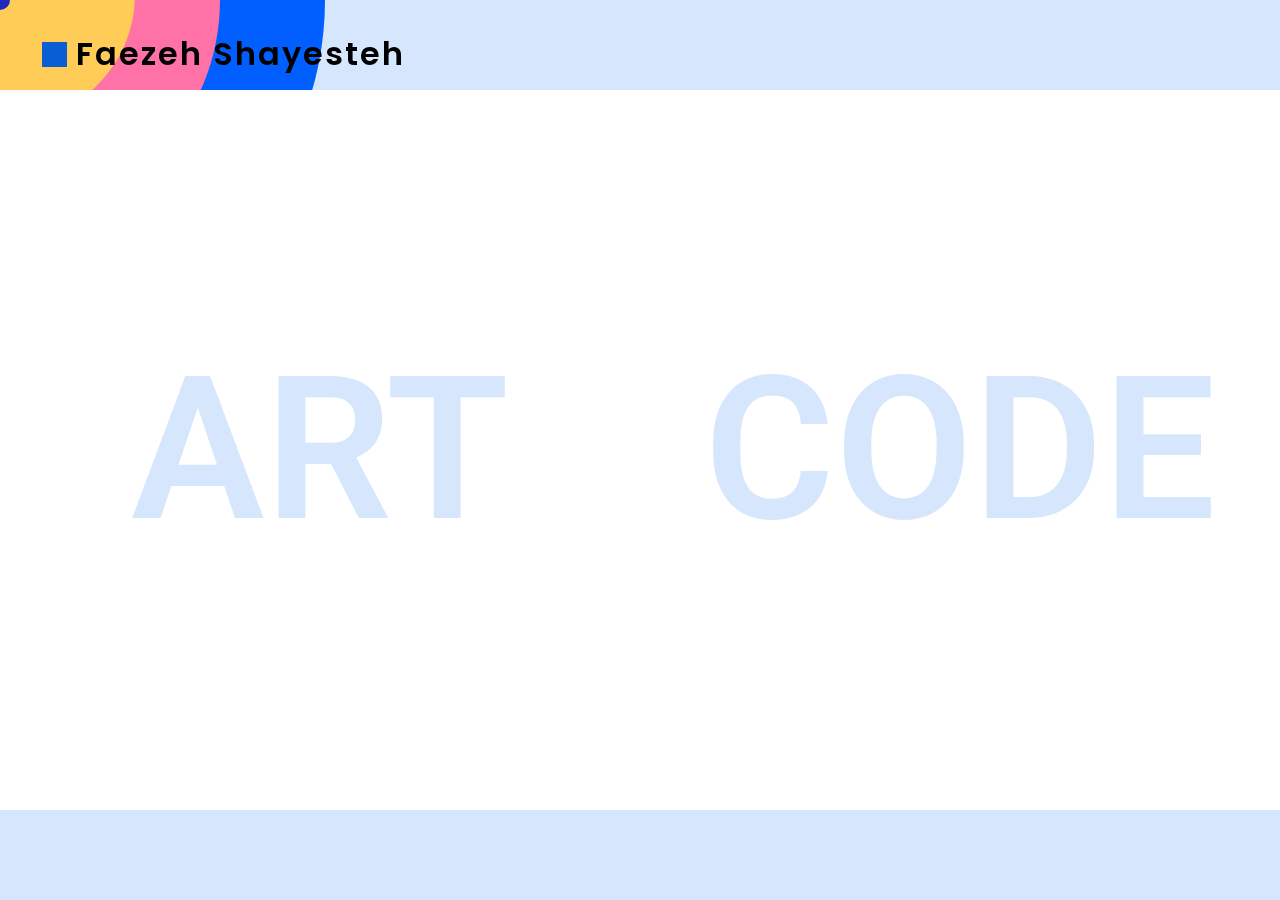
<file: projects.html>
<!doctype html>
<html data-n-head-ssr lang="en" data-n-head="%7B%22lang%22:%7B%22ssr%22:%22en%22%7D%7D">

<head>
    <title>Faezeh Shayesteh - Faezeh Shayesteh</title>
    <meta data-n-head="ssr" charset="utf-8">
    <meta data-n-head="ssr" name="viewport" content="width=device-width, initial-scale=1">
    <meta data-n-head="ssr" data-hid="description" name="description" content="Faezeh Shayesteh web app">
    <meta data-n-head="ssr" data-hid="mobile-web-app-capable" name="mobile-web-app-capable" content="yes">
    <meta data-n-head="ssr" data-hid="apple-mobile-web-app-title" name="apple-mobile-web-app-title" content="Faezeh Shayesteh">
    <meta data-n-head="ssr" data-hid="author" name="author" content="Faezeh Shayesteh">
    <meta data-n-head="ssr" data-hid="theme-color" name="theme-color" content="#347eec">
    <meta data-n-head="ssr" data-hid="og:type" name="og:type" property="og:type" content="website">
    <meta data-n-head="ssr" data-hid="og:title" name="og:title" property="og:title" content="Faezeh Shayesteh">
    <meta data-n-head="ssr" data-hid="og:site_name" name="og:site_name" property="og:site_name" content="Faezeh Shayesteh">
    <meta data-n-head="ssr" data-hid="og:description" name="og:description" property="og:description"
        content="Faezeh Shayesteh web app">
    <link data-n-head="ssr" rel="icon" type="image/x-icon" href="/favicon.ico">
    <link data-n-head="ssr" rel="stylesheet"
        href="https://fonts.googleapis.com/css?family=Noto+Serif:400i|Roboto:400,500,700&amp;display=swap">
    <link data-n-head="ssr" rel="stylesheet" href="https://weloveiconfonts.com/api/?family=entypo">
    
    <link href="assets/vendor/bootstrap/css/bootstrap.min.css" rel="stylesheet">
    <link href="assets/vendor/bootstrap-icons/bootstrap-icons.css" rel="stylesheet">
    <link rel="stylesheet" type="text/css" href="./style.css" />

    <link rel="preconnect" href="https://fonts.googleapis.com">
    <link rel="preconnect" href="https://fonts.gstatic.com" crossorigin>
    <link href="https://fonts.googleapis.com/css2?family=Poppins&display=swap" rel="stylesheet">

    <style>
        body {
            margin: 0;
            font-family: "Roboto", sans-serif;
            color: rgb(19, 19, 19);
            overflow: hidden;

        }
    </style>
</head>

<body>
    <div data-server-rendered="true" id="__nuxt">
        <!---->
        <div id="__layout">
            <div>
                <div>
                    <!---->
                    <div class="animBackground">
                        <div class="neon yellow"></div>
                        <div class="neon yellow"
                            style="width:400px;left:10%;bottom:-400px;animation-delay:0.2s;animation-duration:2.7s">
                        </div>
                        <div class="neon blue"
                            style="width:500px;left:20%;bottom:-500px;animation-delay:1s;animation-duration:2.2s"></div>
                        <div class="neon blue" style="width:150px;bottom:30%;left:-300px;animation-delay:0.1s"></div>
                        <div class="neon pink"
                            style="width:600px;left:-600px;bottom:10%;animation-delay:0.2s;animation-duration:2.8s">
                        </div>
                        <div class="neon pink"
                            style="width:600px;left:50%;bottom:-600px;animation-delay:0.5s;animation-duration:2.9s">
                        </div>
                        <div class="neon pink"
                            style="width:300px;left:30%;animation-delay:0.8s;animation-duration:2.5s"></div>
                        <div class="neon blue"
                            style="width:600px;bottom:20%;left:-600px;animation-delay:0.1s;animation-duration:3s"></div>


                    </div>

                    <div id="cr" class="cursor2"></div>
                    <div class="shapes">
                        <div class="shape shape-1"></div>
                        <div class="shape shape-2"></div>
                        <div class="shape shape-3"></div>
                    </div>



                    <div class="blank-up transparent row align-items-center m-0">

                        <!-- ======= Header ======= -->
                        <header id="header" class="align-middle align-self-center">
                            <div class="container-fluid d-flex justify-content-between align-items-center">

                                <div class="row align-items-center">
                                    <div class="col-1 m-2">
                                        <div class="bluerect"></div>


                                    </div>
                                    <div class="col-10">

                                        <h1 class="logo me-auto me-lg-0 hoverable"><a href="index.html">Faezeh Shayesteh</a></h1>
                                    </div>

                                </div>
                                <!-- Uncomment below if you prefer to use an image logo -->
                                <!-- <a href="index.html" class="logo"><img src="assets/img/logo.png" alt="" class="img-fluid"></a>-->

                                <nav id="navbar" class="navbar order-last order-lg-0 m-4">
                                    <ul>
                                        <!-- <li><a class="hoverable" href="index.html">Home</a></li>
                                        <li><a class=" hoverable active" href="projects.html">Projects</a></li>
                                        <li><a class="hoverable" href="Faezeh_Shayesteh_CV.pdf">Resume</a></li> -->
                                        <!-- <li><a class="hoverable" href="services.html">Services</a></li>
                                        <li><a class="hoverable" href="portfolio.html">Portfolio</a></li>
                                        <li><a class="hoverable"  href="contact.html">Contact</a></li> -->
                                    </ul>
                                    <!-- <i class="bi bi-list mobile-nav-toggle"></i> -->
                                </nav><!-- .navbar -->

                                <!-- <div class="header-social-links">
                                    <a href="#" class="twitter"><i class="bi bi-twitter"></i></a>
                                    <a href="#" class="facebook"><i class="bi bi-facebook"></i></a>
                                    <a href="#" class="instagram"><i class="bi bi-instagram"></i></a>
                                    <a href="#" class="linkedin"><i class="bi bi-linkedin"></i></i></a>
                                </div> -->

                            </div>

                        </header><!-- End Header -->
                    </div>

                    <div class="content">
                        <!-- <div id="sm" class="blob">
                            <svg xmlns:xlink="http://www.w3.org/1999/xlink" version="1.1"
                                xmlns="http://www.w3.org/2000/svg" viewBox="0 0 310 350">
                                <path
                                    d="M156.4,339.5c31.8-2.5,59.4-26.8,80.2-48.5c28.3-29.5,40.5-47,56.1-85.1c14-34.3,20.7-75.6,2.3-111  c-18.1-34.8-55.7-58-90.4-72.3c-11.7-4.8-24.1-8.8-36.8-11.5l-0.9-0.9l-0.6,0.6c-27.7-5.8-56.6-6-82.4,3c-38.8,13.6-64,48.8-66.8,90.3c-3,43.9,17.8,88.3,33.7,128.8c5.3,13.5,10.4,27.1,14.9,40.9C77.5,309.9,111,343,156.4,339.5z" />
                            </svg>

                        </div> -->
                        <div class="row w-100 justify-content-between align-items-center">

                            <div class="co1-12 col-lg-6 d-flex justify-content-center align-items-center">
                                <a href="https://www.artstation.com/fazixa" ><div class="tt text-center hoverable">ART</div></a>
                            </div>
                            <div class="col-12 col-lg-6 d-flex justify-content-center align-items-center">
                                <a href="code.html" ><div class="tt text-center hoverable">CODE</div></a>
                            </div>
                        </div>


                    </div>

                   



                    <!-- <div class="blank d-sm-none row m-0"></div> -->





                </div>
            </div>
        </div>
    </div>
 
      <script src='https://s3-us-west-2.amazonaws.com/s.cdpn.io/16327/gsap-latest-beta.min.js'></script><script  src="./script.js"></script>

</body>

</html>
</file>
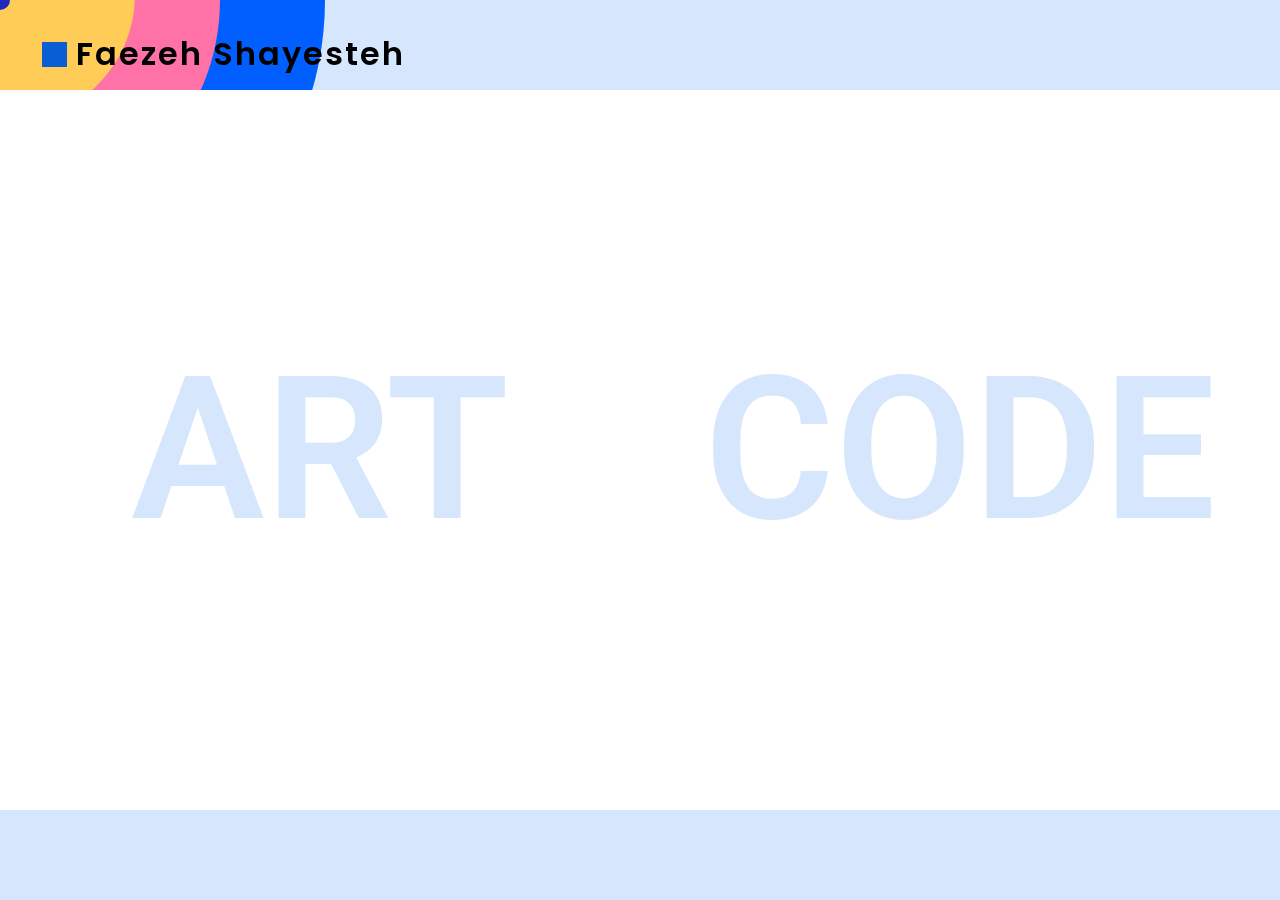
<file: Projects.html>
<!doctype html>
<html data-n-head-ssr lang="en" data-n-head="%7B%22lang%22:%7B%22ssr%22:%22en%22%7D%7D">

<head>
    <title>Faezeh Shayesteh - Faezeh Shayesteh</title>
    <meta data-n-head="ssr" charset="utf-8">
    <meta data-n-head="ssr" name="viewport" content="width=device-width, initial-scale=1">
    <meta data-n-head="ssr" data-hid="description" name="description" content="Faezeh Shayesteh web app">
    <meta data-n-head="ssr" data-hid="mobile-web-app-capable" name="mobile-web-app-capable" content="yes">
    <meta data-n-head="ssr" data-hid="apple-mobile-web-app-title" name="apple-mobile-web-app-title" content="Faezeh Shayesteh">
    <meta data-n-head="ssr" data-hid="author" name="author" content="Faezeh Shayesteh">
    <meta data-n-head="ssr" data-hid="theme-color" name="theme-color" content="#347eec">
    <meta data-n-head="ssr" data-hid="og:type" name="og:type" property="og:type" content="website">
    <meta data-n-head="ssr" data-hid="og:title" name="og:title" property="og:title" content="Faezeh Shayesteh">
    <meta data-n-head="ssr" data-hid="og:site_name" name="og:site_name" property="og:site_name" content="Faezeh Shayesteh">
    <meta data-n-head="ssr" data-hid="og:description" name="og:description" property="og:description"
        content="Faezeh Shayesteh web app">
    <link data-n-head="ssr" rel="icon" type="image/x-icon" href="/favicon.ico">
    <link data-n-head="ssr" rel="stylesheet"
        href="https://fonts.googleapis.com/css?family=Noto+Serif:400i|Roboto:400,500,700&amp;display=swap">
    <link data-n-head="ssr" rel="stylesheet" href="https://weloveiconfonts.com/api/?family=entypo">
    
    <link href="assets/vendor/bootstrap/css/bootstrap.min.css" rel="stylesheet">
    <link href="assets/vendor/bootstrap-icons/bootstrap-icons.css" rel="stylesheet">
    <link rel="stylesheet" type="text/css" href="./style.css" />

    <link rel="preconnect" href="https://fonts.googleapis.com">
    <link rel="preconnect" href="https://fonts.gstatic.com" crossorigin>
    <link href="https://fonts.googleapis.com/css2?family=Poppins&display=swap" rel="stylesheet">

    <style>
        body {
            margin: 0;
            font-family: "Roboto", sans-serif;
            color: rgb(19, 19, 19);
            overflow: hidden;

        }
    </style>
</head>

<body>
    <div data-server-rendered="true" id="__nuxt">
        <!---->
        <div id="__layout">
            <div>
                <div>
                    <!---->
                    <div class="animBackground">
                        <div class="neon yellow"></div>
                        <div class="neon yellow"
                            style="width:400px;left:10%;bottom:-400px;animation-delay:0.2s;animation-duration:2.7s">
                        </div>
                        <div class="neon blue"
                            style="width:500px;left:20%;bottom:-500px;animation-delay:1s;animation-duration:2.2s"></div>
                        <div class="neon blue" style="width:150px;bottom:30%;left:-300px;animation-delay:0.1s"></div>
                        <div class="neon pink"
                            style="width:600px;left:-600px;bottom:10%;animation-delay:0.2s;animation-duration:2.8s">
                        </div>
                        <div class="neon pink"
                            style="width:600px;left:50%;bottom:-600px;animation-delay:0.5s;animation-duration:2.9s">
                        </div>
                        <div class="neon pink"
                            style="width:300px;left:30%;animation-delay:0.8s;animation-duration:2.5s"></div>
                        <div class="neon blue"
                            style="width:600px;bottom:20%;left:-600px;animation-delay:0.1s;animation-duration:3s"></div>


                    </div>

                    <div id="cr" class="cursor2"></div>
                    <div class="shapes">
                        <div class="shape shape-1"></div>
                        <div class="shape shape-2"></div>
                        <div class="shape shape-3"></div>
                    </div>



                    <div class="blank-up transparent row align-items-center m-0">

                        <!-- ======= Header ======= -->
                        <header id="header" class="align-middle align-self-center">
                            <div class="container-fluid d-flex justify-content-between align-items-center">

                                <div class="row align-items-center">
                                    <div class="col-1 m-2">
                                        <div class="bluerect"></div>


                                    </div>
                                    <div class="col-10">

                                        <h1 class="logo me-auto me-lg-0 hoverable"><a href="index.html">Faezeh Shayesteh</a></h1>
                                    </div>

                                </div>
                                <!-- Uncomment below if you prefer to use an image logo -->
                                <!-- <a href="index.html" class="logo"><img src="assets/img/logo.png" alt="" class="img-fluid"></a>-->

                                <nav id="navbar" class="navbar order-last order-lg-0 m-4">
                                    <ul>
                                        <!-- <li><a class="hoverable" href="index.html">Home</a></li>
                                        <li><a class=" hoverable active" href="projects.html">Projects</a></li>
                                        <li><a class="hoverable" href="Faezeh_Shayesteh_CV.pdf">Resume</a></li> -->
                                        <!-- <li><a class="hoverable" href="services.html">Services</a></li>
                                        <li><a class="hoverable" href="portfolio.html">Portfolio</a></li>
                                        <li><a class="hoverable"  href="contact.html">Contact</a></li> -->
                                    </ul>
                                    <!-- <i class="bi bi-list mobile-nav-toggle"></i> -->
                                </nav><!-- .navbar -->

                                <!-- <div class="header-social-links">
                                    <a href="#" class="twitter"><i class="bi bi-twitter"></i></a>
                                    <a href="#" class="facebook"><i class="bi bi-facebook"></i></a>
                                    <a href="#" class="instagram"><i class="bi bi-instagram"></i></a>
                                    <a href="#" class="linkedin"><i class="bi bi-linkedin"></i></i></a>
                                </div> -->

                            </div>

                        </header><!-- End Header -->
                    </div>

                    <div class="content">
                        <!-- <div id="sm" class="blob">
                            <svg xmlns:xlink="http://www.w3.org/1999/xlink" version="1.1"
                                xmlns="http://www.w3.org/2000/svg" viewBox="0 0 310 350">
                                <path
                                    d="M156.4,339.5c31.8-2.5,59.4-26.8,80.2-48.5c28.3-29.5,40.5-47,56.1-85.1c14-34.3,20.7-75.6,2.3-111  c-18.1-34.8-55.7-58-90.4-72.3c-11.7-4.8-24.1-8.8-36.8-11.5l-0.9-0.9l-0.6,0.6c-27.7-5.8-56.6-6-82.4,3c-38.8,13.6-64,48.8-66.8,90.3c-3,43.9,17.8,88.3,33.7,128.8c5.3,13.5,10.4,27.1,14.9,40.9C77.5,309.9,111,343,156.4,339.5z" />
                            </svg>

                        </div> -->
                        <div class="row w-100 justify-content-between align-items-center">

                            <div class="co1-12 col-lg-6 d-flex justify-content-center align-items-center">
                                <a href="https://www.artstation.com/fazixa" ><div class="tt text-center hoverable">ART</div></a>
                            </div>
                            <div class="col-12 col-lg-6 d-flex justify-content-center align-items-center">
                                <a href="code.html" ><div class="tt text-center hoverable">CODE</div></a>
                            </div>
                        </div>


                    </div>

                    <div class="text">
                        <!-- <div class="above">hi</div> -->

                    </div>



                    <!-- <div class="blank d-sm-none row m-0"></div> -->





                </div>
            </div>
        </div>
    </div>
 
      <script src='https://s3-us-west-2.amazonaws.com/s.cdpn.io/16327/gsap-latest-beta.min.js'></script><script  src="./script.js"></script>

</body>

</html>
</file>
<file: old/css/style.css>
body {
  background: #1f2532;
  background-color: #1f2532;
}

.bg {
  background: #1f2532;
  background-color: #1f2532;
}

.font_eqq6lzduh,
[data-font="font_eqq6lzduh"],
[data-font="font_eqq6lzduh"] li a {
  font-family: "Pacifico", sans-serif;
  font-weight: 400;
  font-style: normal;
}

.font_euzjg2g73,
[data-font="font_euzjg2g73"],
[data-font="font_euzjg2g73"] li a,
#content-holder p,
#content-holder li {
  font-family: "open sans", sans-serif;
  font-weight: 400;
  font-style: normal;
}

.font_z2t2clah4,
[data-font="font_z2t2clah4"],
[data-font="font_z2t2clah4"] li a {
  font-family: "Avenir Next", sans-serif;
  font-weight: 400;
  font-style: normal;
}

.font_oog0jvw7v,
[data-font="font_oog0jvw7v"],
[data-font="font_oog0jvw7v"] li a {
  font-family: "Avenir Next", sans-serif;
  font-weight: 700;
  font-style: normal;
}


.hm-gradient {
  background-image: linear-gradient(to top, #f3e7e9 0%, #e3eeff 99%, #e3eeff 100%);
}

.navbar .dropdown-menu a:hover {
  color: #616161 !important;
}

.darken-grey-text {
  color: #2E2E2E;
}

nav {
  background: #1f2532;
  border: 1px solid transparent;
  margin-top: 10px;
}


.navbar.navbar-default .navbar-collapse {
  border: 1px solid transparent;
}

@import url('https://fonts.googleapis.com/css2?family=Nunito:wght@400;700&display=swap');
@import url('https://fonts.googleapis.com/css2?family=Shadows+Into+Light+Two&display=swap');

.name {
  color: #f8cdcd;
  font-size: 40px;
  font-weight: 500;
  font-family: 'Nunito', sans-serif;
}

.cv {
  background-color: #f8cdcd;
  padding: 10px;
  border-radius: 5px;
  color: #17164b;
  font-size: 30px;
  font-family: 'Nunito', sans-serif;

}

.cv:hover {
  color: #ffe1e1;
}

.hero-area {
  padding: 100px 0;
  position: relative;
  display: flex;
  justify-content: center;
  align-items: center;
  /* background: #1f2532; */
}

@media (max-width: 480px) {
  .hero-area {
    padding: 80px 0;
  }
}

.hero-area .block {
  color: #fff;
  padding-left: 30px;
  font-family: 'Nunito', sans-serif;
}

@media (max-width: 480px) {
  .hero-area .block {
    padding: 0;
  }
}

.hero-area .block h2 {
  font-size: 48px;
  margin-bottom: 20px;
}

.hero-area .block p {
  color: #c9cacc;
  margin-bottom: 20px;

}

.hero-area .block .list-inline {
  margin-top: 50px;
}

.hero-area .block .btn-main,
.hero-area .block .btn-main-sm {
  margin-right: 8px;
}


.wrapper {
  display: flex;
  align-items: center;
  justify-content: center;
  width: 100%;
  /* height: 100vh; */
}

.is-content1 {
  /* z-index: 2; */
  position: absolute;
}

.arrow-link {
  -webkit-transition: all .2s ease-in-out;
  transition: all .2s ease-in-out;
  font-weight: 700;
  display: inline-block;
  background-color: transparent;
  white-space: nowrap;
}

.arrow-link:after {
  -webkit-transition: all .2s ease-in-out;
  transition: all .2s ease-in-out;
  position: relative;
  bottom: 2px;
  margin-left: 15px;
  content: '';
  background: url(../img/arrow.png) no-repeat center;
  background-size: 100%;
  width: 15px;
  height: 15px;
  display: inline-block;
  vertical-align: middle;
}

.arrow-link:hover:after {
  -webkit-transform: translateX(7px);
  transform: translateX(7px)
}

.is-content2 {
  /* z-index: 2; */
  position: absolute;
  border-radius: 20px;
  opacity: 90%;

}

.shape:nth-of-type(1) {
  width: 450px;
  height: 450px;
  /* background: linear-gradient(64deg, #f34868 23%, #f24768 23%,#9e00ec 80% ); */
  background: #f8cdcd;
  animation: wave 8s ease-in-out infinite;
  /* z-index: 1; */
  position: relative;
}


.shape2:nth-of-type(1) {
  width: 400px;
  height: 400px;
  /* background: linear-gradient(64deg, #f34868 23%, #f24768 23%,#9e00ec 80% ); */
  background: #f8cdcd;
  animation: wave 7s ease-in-out infinite;
  /* z-index: 1; */
  position: relative;
}

.shape3:nth-of-type(1) {
  width: 400px;
  height: 400px;
  /* background: linear-gradient(64deg, #f34868 23%, #f24768 23%,#9e00ec 80% ); */
  background: #f8cdcd;
  animation: wave3 8s ease-in-out infinite;

  /* z-index: 1; */
  position: relative;
}

.goodday {
  font-family: 'Nunito', sans-serif;
}

@keyframes wave {

  0%,
  100% {
    border-radius: 34% 66% 63% 37% / 31% 57% 43% 69%;
  }

  50% {
    border-radius: 26% 74% 51% 49% / 22% 53% 47% 78%;
  }
}


@keyframes wave3 {

  0%,
  100% {
    border-radius: 66% 34% 37% 63% / 57% 31% 69% 43%;
  }

  50% {
    border-radius: 74% 26% 49% 51% / 53% 22% 78% 47%;
  }
}


body {
  background: #1f2532;
  background-color: #1f2532;
}
</file>
<file: style.css>
html, 
/* body {
    box-sizing: border-box;
    margin: 0;
    height: 100%;
    background: white;
    display: flex;
    justify-content: center;
    align-items: center;
    font-family: sans-serif;
} */

body {
    font-family: "Open Sans", sans-serif;
    color: #444444;
  }
  
  a {
    color: #34b7a7;
    text-decoration: none;
  }
  
  a:hover {
    color: #51cdbe;
    text-decoration: none;
  }
  
  h1, h2, h3, h4, h5, h6 {
    font-family: "Raleway", sans-serif;
  }
  
  #main {
    margin-top: 50px;
  }
  @media (max-width: 992px) {
    #main {
      margin-top: 30px;
    }
  }

  * {
    cursor: none;
  }
  
  .hoverable{
    cursor: pointer !important;
    z-index: 100;
  }

/*--------------------------------------------------------------
# Header
--------------------------------------------------------------*/
#header {
    /* background: #e9e8e6; */
    /* box-shadow: 0px 0px 25px 0 rgba(0, 0, 0, 0.08); */
    z-index: 997;
    padding: 15px 0;
    font-family: 'Poppins', sans-serif;;
    
  }
  #header .logo {
    
    font-family: 'Poppins', sans-serif;;
    font-size: 32px;
    margin: 0;
    padding: 0;
    line-height: 1;
    font-weight: 600;
    letter-spacing: 2px;
    color: #000000;
    /* text-transform: uppercase; */
  }
  #header .logo a {
    font-family: 'Poppins', sans-serif;;
    color: #000000;
  }
  #header .logo img {
    max-height: 40px;
  }
  @media (max-width: 992px) {
    #header .logo {
      font-size: 28px;
    }
  }
  @media (max-width: 500px) {
    #header .logo {
      font-size: 20px;
    }
  }
  
  /*--------------------------------------------------------------
  # Header Social Links
  --------------------------------------------------------------*/
  .header-social-links {
    padding-right: 15px;
  }
  .header-social-links a {
    color: #6f6f6f;
    padding-left: 6px;
    display: inline-block;
    line-height: 0px;
    transition: 0.3s;
    font-size: 16px;
  }
  .header-social-links a:hover {
    color: #34b7a7;
  }
  
  /*--------------------------------------------------------------
  # Navigation Menu
  --------------------------------------------------------------*/
  /**
  * Desktop Navigation 
  */
  .navbar {
    padding: 0;
  }
  .navbar ul {
    margin: 0;
    padding: 0;
    display: flex;
    list-style: none;
    align-items: center;
  }
  .navbar li {
    position: relative;
    padding: 10px 0 10px 28px;
  }
  .navbar a, .navbar a:focus {
    display: flex;
    align-items: center;
    justify-content: space-between;
    /* font-family: "Raleway", sans-serif; */
    font-family: 'Poppins', sans-serif;;
    font-size: 15px;
    font-weight: 600;
    color: #888888;
    white-space: nowrap;
    transition: 0.3s;
    position: relative;
  }
  .navbar a i, .navbar a:focus i {
    font-size: 12px;
    line-height: 0;
    margin-left: 5px;
  }
  .navbar > ul > li > a:before {
    content: "";
    position: absolute;
    width: 0;
    height: 2px;
    bottom: -5px;
    left: 0;
    background-color: #34b7a7;
    visibility: hidden;
    width: 0px;
    transition: all 0.3s ease-in-out 0s;
  }
  .navbar a:hover:before, .navbar li:hover > a:before, .navbar .active:before {
    visibility: visible;
    width: 25px;
  }
  .navbar a:hover, .navbar .active, .navbar .active:focus, .navbar li:hover > a {
    color: #222222;
  }
  .navbar .dropdown ul {
    display: block;
    position: absolute;
    left: 14px;
    top: calc(100% + 30px);
    margin: 0;
    padding: 10px 0;
    z-index: 99;
    opacity: 0;
    visibility: hidden;
    background: #fff;
    box-shadow: 0px 0px 30px rgba(127, 137, 161, 0.25);
    transition: 0.3s;
    border-radius: 4px;
  }
  .navbar .dropdown ul li {
    min-width: 200px;
    padding: 0;
  }
  .navbar .dropdown ul a {
    padding: 10px 20px;
    font-size: 15px;
    text-transform: none;
    font-weight: 600;
  }
  .navbar .dropdown ul a i {
    font-size: 12px;
  }
  .navbar .dropdown ul a:hover, .navbar .dropdown ul .active:hover, .navbar .dropdown ul li:hover > a {
    color: #34b7a7;
  }
  .navbar .dropdown:hover > ul {
    opacity: 1;
    top: 100%;
    visibility: visible;
  }
  .navbar .dropdown .dropdown ul {
    top: 0;
    left: calc(100% - 30px);
    visibility: hidden;
  }
  .navbar .dropdown .dropdown:hover > ul {
    opacity: 1;
    top: 0;
    left: 100%;
    visibility: visible;
  }
  @media (max-width: 1366px) {
    .navbar .dropdown .dropdown ul {
      left: -90%;
    }
    .navbar .dropdown .dropdown:hover > ul {
      left: -100%;
    }
  }
  
  /**
  * Mobile Navigation 
  */
  .mobile-nav-toggle {
    color: #222222;
    font-size: 28px;
    cursor: pointer;
    display: none;
    line-height: 0;
    transition: 0.5s;
  }
  .mobile-nav-toggle.bi-x {
    color: #fff;
  }
  
  @media (max-width: 991px) {
    .mobile-nav-toggle {
      display: block;
    }
  
    .navbar ul {
      display: none;
    }
  }
  .navbar-mobile {
    position: fixed;
    overflow: hidden;
    top: 0;
    right: 0;
    left: 0;
    bottom: 0;
    background: rgba(9, 9, 9, 0.9);
    transition: 0.3s;
    z-index: 999;
  }
  .navbar-mobile .mobile-nav-toggle {
    position: absolute;
    top: 15px;
    right: 15px;
  }
  .navbar-mobile ul {
    display: block;
    position: absolute;
    top: 55px;
    right: 15px;
    bottom: 15px;
    left: 15px;
    padding: 10px 0;
    border-radius: 10px;
    background-color: #fff;
    overflow-y: auto;
    transition: 0.3s;
  }
  .navbar-mobile a, .navbar-mobile a:focus {
    font-size: 15px;
    padding-right: 15px;
    color: #222222;
  }
  .navbar-mobile a:hover, .navbar-mobile .active, .navbar-mobile li:hover > a {
    color: #34b7a7;
  }
  .navbar-mobile .getstarted, .navbar-mobile .getstarted:focus {
    margin: 15px;
  }
  .navbar-mobile .dropdown ul {
    position: static;
    display: none;
    margin: 10px 20px;
    padding: 10px 0;
    z-index: 99;
    opacity: 1;
    visibility: visible;
    background: #fff;
    box-shadow: 0px 0px 30px rgba(127, 137, 161, 0.25);
  }
  .navbar-mobile .dropdown ul li {
    min-width: 200px;
  }
  .navbar-mobile .dropdown ul a {
    padding: 10px 20px;
  }
  .navbar-mobile .dropdown ul a i {
    font-size: 12px;
  }
  .navbar-mobile .dropdown ul a:hover, .navbar-mobile .dropdown ul .active:hover, .navbar-mobile .dropdown ul li:hover > a {
    color: #34b7a7;
  }
  .navbar-mobile .dropdown > .dropdown-active {
    display: block;
  }
  
.bluerect{
    width:25px;
    height: 25px;
    margin:10px;
    background-color: #0a5ed3;
}

@media (max-width: 500px) {
  .bluerect {
    width:15px;
    height: 15px;
  }
}
.image-container{
    display: flex;
    height: 100%;
    width:100%;
    max-width: 100%;
    align-items: center;
    position: relative;

}

.canvas{
    width:auto;
    max-width: 100%;
    max-height: 100%;
    display: block;
    margin:auto;
    background: red;
    
}
.interactive-frame{
    height: 600px;
    width:490px
}

@media (max-width: 1111px) {
  .interactive-frame {
    
    height: 400px;
  }
}
@media (max-width: 767px) {
  .interactive-frame {
    
    height: 600px;
  }
}
@media (max-width: 580px) {
  .interactive-frame {
    width:270px;
    height: 400px;
  }
}

.bio{
    /* background-color: rgba(255, 255, 255, 0.1); */
    border-radius: 15px;
    font-family: 'Poppins', sans-serif;;
}

@media (max-width: 767px) {
  .bio {

    
    width:70%;
  }
}

@media (max-width: 694px) {
  .bio {

    
    width:80%;
  }
}
@media (max-width: 450px) {
  .bio {

    
    width:100%;
  }
}

@media (max-width:767px){
  .to-center{
    display: flex;
    flex-direction: column;
    justify-content: center;
    align-items: center;
    align-self: center;
  }
}



.what-i-do{
    font-size: 20px;
    padding-left:5px;
}

.desc{
    margin-top: 30px;
    padding-left:5px;
    line-height: 2em;
}

@media (min-width: 1400px) {
 .desc{
   width:50%

 }
}

@media (max-width: 1400px) {
  .desc{
    width:100%
 
  }
 }

.drop-in {
    animation: drop-in 1s ease 200ms backwards;
   }
   
 .drop-in-2 {
    animation: drop-in 1200ms ease 500ms backwards;
   }

   @keyframes drop-in {
    from {
     opacity: 0;
     transform: translateY(-100px);
    }
    to {
     opacity: 1;
     transform: translate(0px);
    }
   }
   .overflow-hidden {
    overflow: hidden;
   }
   
.btn-project{
    background-color: #0a5ed3;
    color: white;
    transition: all 0.5s;
    border:0px;
    border-radius: 7px;
    padding: 7px 18px 7px 18px;
    border:2px solid #0a5ed3;;


}
.btn-resume{
    box-sizing: border-box;
    -moz-box-sizing: border-box;
    -webkit-box-sizing: border-box;
    background-color: transparent;
    color: #0a5ed3;;
    transition: all 0.5s;
    border:2px solid #0a5ed3;;
    border-radius: 7px;
    padding: 7px 18px 7px 18px;
}
button{
    margin-top: 20px;
    /* cursor: pointer; */
    display: inline-block;
    position: relative;
    transition: 0.5s;
    transition: all 0.5s;
  }
  
  button:after {
    position: absolute;
    opacity: 0;  
    top: 14px;
    right: -20px;
    transition: 0.5s;
  }
  
  button:hover{
    padding-right: 26px;
    padding-left:10px;
  }
  
  button:hover:after {
    opacity: 1;
    right: 10px;
  }
btn-resume{

}
.title{
    font-size: 110px;
    font-weight: bold;
}
@media (max-width: 850px) {
  .title {
    font-size: 85px;
  }
}
@media (max-width: 380px) {
  .title {
    font-size: 45px;
  }
}

.blank{
    position: absolute;
    height: 84%;
    width: 60%;
    background-color: #fff;
    z-index: 50;
    top:8%;
    right:0px;

    /* transform: translateY(50%) */
}
.blank-up{
    
    position: absolute;
    height: 12%;
    width: 100%;
    background-color: #fff;
    z-index: 50;
    top:0;
    right:0px;

    /* transform: translateY(50%) */
}

@media (max-width:768px){
  .blank-up{
    /* display: none; */
    background-color: transparent;
  }
  .blank-down{
    /* display: none; */
    background-color: transparent !important;
  }
}
.transparent{
    background-color: transparent !important;
    background: transparent;

}
.blank-down{
    position: absolute;
    height: 12%;
    width: 100%;
    background-color: #fff;
    z-index: 50;
    bottom:0;
    right:0px;

    /* transform: translateY(50%) */
}


/* .canvas-container{

   
    height: 70%;
  
    width: 300px;
  
} */



.nuxt-progress {
    position: fixed;
    top: 0;
    left: 0;
    right: 0;
    height: 2px;
    width: 0;
    opacity: 1;
    transition: width .1s, opacity .4s;
    background-color: #347eec;
    z-index: 999999
}

.nuxt-progress.nuxt-progress-notransition {
    transition: none
}

.nuxt-progress-failed {
    background-color: red
}

.page-enter-active,
.page-leave-active {
    transition-property: opacity;
    transition-timing-function: ease-in-out;
    transition-duration: 1s
}

.page-enter,
.page-leave-to {
    opacity: 0
}



[class*=entypo-]:before {
    font-family: "entypo", sans-serif
}

.home-hero-text {
    width: 50%;
    z-index: 100;
    position: absolute;
    top: 50%;
    transform: translateY(-50%)
}

.home-hero-text .inner {
    color: #fff;
    text-align: right;
    line-height: 35px;
    font-size: 35px;
    padding: 0 50px 0 300px
}

.home-hero-text .inner p {
    margin-bottom: 15px
}

.home-hero-text .inner strong {
    display: block
}

.home-hero-text .inner span {
    font-family: Noto, serif;
    font-style: italic
}

.home-hero-text .inner small {
    text-transform: none;
    font-size: 20px
}

label {
    display: block;
    padding: 0 5px 5px;
    text-transform: uppercase;
    cursor: default;
    font-size: 18px
}

.links-container{
  width:100%;
  overflow-y: scroll;
  overflow-x: hidden;
    position: absolute;
    /* background-color: white; */
    /* height: 70%; */
    /* top: 50%;
    transform: translateY(-50%); */
    
    height: 76vh;
    /* left: 50%; */
    z-index: 100;
    top: 50%; 
    right: 50%;
    display: flex;
    justify-content: center;
    transform: translate(50%,-50%);

}
@media (max-width:768px){
  .links-container{
    top:60%
  }
}


.links {
  display: flex;
  width: 70%;
  /* align-items: center; */

}

.links .social {
    margin: 0;
    padding: 10px 0 0;
    font-size: 20px
}

.links .social li {
    list-style: none;
    padding-bottom: 2px
}

.links .social a>span {
    display: inline-block;
    margin-right: 5px
}

.links .contact,
.links .tip {
    display: block;
    margin: 10px 0 20px
}

.links .contact {
    font-size: 20px
}

.links .btn-flat {
    display: inline-block;
    background: #fff;
    color: #0a5ed3;
    padding: 5px 10px;
    border-radius: 20px;
    vertical-align: text-bottom;
    font-size: 18px
}

.links .btn-flat .icon {
    display: inline-block;
    margin-right: 5px
}

.links .btn-flat:hover {
    color: #fff;
    background-color: #21ebf9;
    border-bottom-color: transparent
}

.links .btn-flat.big {
    font-size: 20px;
    padding: 7px 15px
}

.links .news-panel {
    z-index: 100;
    border-left: 1px dashed hsla(0, 0%, 100%, .7);
    padding-left: 10px
}

.links .news-panel .news-item {
    border-bottom: none;
    margin-bottom: 0;
    padding-bottom: 0
}

.links .news-panel .news-item a {
    font-size: 18px;
    font-family: Noto, serif;
    font-style: italic;
    line-height: 25px
}

.links .news-panel .news-item time {
    font-size: 12px;
    padding-left: 5px;
    font-family: Noto, serif;
    text-transform: none;
    font-style: italic;
    opacity: .5
}

.links .news-panel .news-item .read-more {
    margin-top: 5px
}

.links .pic {
    width: 120px;
    display: block
}

.links a {
    display: inline-block;
    color: #fff;
    text-decoration: none;
    padding: 3px 5px
}

.links a:hover {
    color: #21ebf9
}

@media only screen and (max-width:1200px) {
    .home-hero-text .inner {
        padding: 0 50px 0 100px
    }
}

/* @media only screen and (max-width:600px) {

    .home-hero-text,
    .links {
        position: relative;
        width: 80%;
        margin: 0 auto;
        transform: none;
        top: auto;
        left: auto
    }

    .home-hero-text {
        padding-top: 20px
    }

    .home-hero-text .inner {
        text-align: left;
        padding: 0;
        line-height: 30px;
        font-size: 30px
    }

    .home-hero-text .inner small {
        font-size: 20px
    }

    .home-hero-text .inner p {
        margin-bottom: 10px
    }

    .social li {
        display: inline-block
    }

    .social li.break {
        display: block
    }

    .links {
        position: relative;
        padding-top: 20px;
        font-size: 25px
    }

    .links .pic {
        width: 70px
    }
} */


.video-wrapper {
    position: fixed;
    top: 0;
    right: 0;
    bottom: 0;
    left: 0;
    overflow: hidden;
    background-repeat: no-repeat;
    background-size: cover;
    background-position: 50%
}

.video-wrapper .player {
    position: absolute;
    top: 50%;
    left: 50%;
    width: 100%;
    height: auto;
    transform: translateX(-50%) translateY(-50%)
}

.video-wrapper:after {
    content: "";
    position: fixed;
    z-index: 1;
    background: rgba(0, 97, 216, .74);
    width: 100%;
    height: 100%
}

@media only screen and (max-width:600px) {
    .player {
        display: none
    }
}

.animBackground {
    width: 100vw;
    height: 100vh;
    position: fixed;
    z-index: -10;
    overflow: hidden;
    background-color: #d6e6fc;;
}

.neon {
    background-color: #fff;
    width: 200px;
    height: 20px;
    border-radius: 10px;
    position: absolute;
    bottom: -200px;
    left: -200px;
    -webkit-animation: shoot 2s linear infinite;
    animation: shoot 2s linear infinite;
    transform: rotate(-45deg)
}

.neon.yellow {
    background-color: #fef1ad
}

.neon.blue {
    background-color: #5050d3
}

.neon.pink {
    background-color: #ff8fcd
}

@-webkit-keyframes shoot {
    10% {
        transform: rotate(-45deg) translate(0)
    }

    to {
        transform: rotate(-45deg) translate(3000px)
    }
}

@keyframes shoot {
    10% {
        transform: rotate(-45deg) translate(0)
    }

    to {
        transform: rotate(-45deg) translate(3000px)
    }
}

.rect{
    background-color: #0a5ed3;
    width:100%;
    height: 100%;;
}
.canvasrow{
    /* margin-right: -100px !important; */
    z-index: 100;
}

@media (max-width: 767px) {
  .canvasrow {
    
    justify-content: center;
  }
}

/********Projects********/




.blob {
    
    position: absolute;
    top: 0;
    left: 0;
    fill: #000000;
    width: 12vmax;
    z-index: 4;
    animation: move 30s ease-in-out infinite;
    transform-origin: 50% 50%;
    mix-blend-mode: multiply;
  }
  
  @keyframes move {
    0%   { transform: scale(1)   translate(10px, -30px); }
    38%  { transform: scale(0.8, 1) translate(100vw, 20vh) rotate(160deg); }
    40%  { transform: scale(0.8, 1) translate(100vw, 20vh) rotate(160deg); }
    78%  { transform: scale(1.3) translate(0vw, 60vh) rotate(-20deg); }
    80%  { transform: scale(1.3) translate(0vw, 60vh) rotate(-20deg); }
    100% { transform: scale(1)   translate(10px, -30px); }
  }

  .content{

    position: absolute;
    display: flex;
    justify-content: center;
    align-items: center;
    height: 80vh;
    width: 100vw;
    background: #fff;
    mix-blend-mode: screen;
    top: 50%; 
    right: 50%;
    transform: translate(50%,-50%);

  }

  .content-code{

    position: absolute;
    display: flex;
    justify-content: center;
    align-items: center;
    height: 80vh;
    width: 100vw;
    background: #fff;
    /* mix-blend-mode: screen; */
    top: 50%; 
    right: 50%;
    transform: translate(50%,-50%);
    mix-blend-mode: screen;

  }

  .content-code2{

    position: absolute;
    display: flex;
    justify-content: center;
    align-items: center;
    height: 80vh;
    width: 100vw;
    /* background: #fff; */
    /* mix-blend-mode: screen; */
    top: 50%; 
    right: 50%;
    transform: translate(50%,-50%);
    /* mix-blend-mode: screen; */

  }

  .hero-area{
    height: 80vh;
    overflow-y: scroll;
    overflow-x: hidden;
    display: flex;
    justify-content: center;

  }



  .text{
      /* background-color: #ff8fcd; */

    position: absolute;
    justify-content: center;
    align-items: center;
    top: 50%; 
    right: 50%;
    transform: translate(50%,-50%);
    mix-blend-mode: multiply;
    /* mix-blend-mode: screen; */
    



}

.tt{
    
    color: #000000;
    font-size: 300px;
    font-weight: 600;;
    transition: 0.5s;
    cursor: pointer !important;
    width: fit-content;
    /* margin:10%; */
    /* z-index: 200; */
    /* mix-blend-mode: multiply; */


}

.tt:hover{
    font-size: 350px;
}

@media only screen and (max-width:1600px) {
    .tt {
        font-size: 200px;
    }

    .tt:hover{
        font-size: 250px;
    }
}


@media only screen and (max-width:500px) {
  .tt {
      font-size: 100px;
  }

  .tt:hover{
      font-size: 150px;
  }
}



.above{
    
    color: #5237eb;
    font-size: 800px;
    font-weight: 600;;
    z-index: 200;
    opacity: 0.1;
    /* mix-blend-mode: ovelay; */


}

.shapes {
    position: relative;
    height: 100vh;
    width: 100vw;
    /* background: #2128bd; */
    overflow: hidden;
  }
  
  .shape {
    will-change: transform;
    position: absolute;
    border-radius: 50%;
  }
  .shape.shape-1 {
    background: #005ffe;
    width: 650px;
    height: 650px;
    margin: -325px 0 0 -325px;
  }
  .shape.shape-2 {
    background: #ff72a7;
    width: 440px;
    height: 440px;
    margin: -220px 0 0 -220px;
  }
  .shape.shape-3 {
    background: #ffcc57;
    width: 270px;
    height: 260px;
    margin: -135px 0 0 -135px;
  }

  @media only screen and (max-width:992px) {
    .shape.shape-1 {
      width: 325px;
      height: 325px;
      margin: -162px 0 0 -162px;
    }
    .shape.shape-2 {
      width: 220px;
      height: 220px;
      margin: -110px 0 0 -100px;
    }
    .shape.shape-3 {
      background: #ffcc57;
      width: 135px;
      height: 135px;
      margin: -67px 0 0 -67px;
    }
  }

  
.cursor2 {
    position: fixed;
    background: #2128bd;
    width: 20px;
    height: 20px;
    margin: -10px 0 0 -10px;
    border-radius: 50%;
    will-change: transform;
    user-select: none;
    pointer-events: none;
    z-index: 10000;
    border:none;
    display: block;
  }
  
  ::selection {
    color: #fff;
    background: #2128bd;
  }


  /********************code***************/
  
.is-content2 {
  /* z-index: 2; */
  position: absolute;
  border-radius: 20px;
  opacity: 90%;

}







.shape2:nth-of-type(1) {
  width: 400px;
  height: 400px;
  /* background: linear-gradient(64deg, #f34868 23%, #f24768 23%,#9e00ec 80% ); */
  background: #111111;
  animation: wave 5s ease-in-out infinite;
  /* z-index: 1; */
  position: relative;


}
@media (max-width: 1552px) {
  .shape2:nth-of-type(1) {
    width: 300px;
    height: 300px;}

.shape3:nth-of-type(1) {
      width: 300px !important; 
      height: 300px !important;}


}

@media (max-width: 992px) {
  .shape2:nth-of-type(1) {
    width: 400px;
    height: 400px;}

.shape3:nth-of-type(1) {
      width: 400px !important; 
      height: 400px !important;}


}

@media (max-width: 469px) {
  .shape2:nth-of-type(1) {
    width: 250px;
    height: 250px;}

.shape3:nth-of-type(1) {
      width: 250px !important; 
      height: 250px !important;}


}

.shape3:nth-of-type(1) {
  width: 400px;
  height: 400px;
  /* background: linear-gradient(64deg, #f34868 23%, #f24768 23%,#9e00ec 80% ); */
  background: #000000;
  animation: wave3 6s ease-in-out infinite;

  /* z-index: 1; */
  position: relative;
}

.goodday {
  font-family: 'Nunito', sans-serif;
}

@keyframes wave {

  0%,
  100% {
    border-radius: 34% 66% 63% 37% / 31% 57% 43% 69%;
  }

  50% {
    border-radius: 26% 74% 51% 49% / 22% 53% 47% 78%;
  }
}


@keyframes wave3 {

  0%,
  100% {
    border-radius: 66% 34% 37% 63% / 57% 31% 69% 43%;
  }

  50% {
    border-radius: 74% 26% 49% 51% / 53% 22% 78% 47%;
  }
}

.wrapper {
  display: flex;
  align-items: center;
  justify-content: center;
  width: 100%;
  /* height: 100vh; */
}



@media (max-width: 1552px) {
  .is-content2 {
    width:310px;
  }
}

@media (max-width: 1352px) {
  .is-content2 {
    width:280px;
  }
}
@media (max-width: 992px) {
  .is-content2 {
    width:400px;
  }
}
@media (max-width: 469px) {
  .is-content2 {
    width:200px;
  }
}

.container_row{
  display: grid;
}

.layer1, .layer2{
  grid-column: 1;
  grid-row: 1;
}

.container-2{
  align-items: center;
  /* display: flex; */
  justify-content: center;
  width:50%;
  /* margin-top: 230vh; */
  padding-top: 50px;
  padding-bottom: 60px;
  /* overflow-x: hidden; */
}

@media only screen and (max-width:992px) {
  .container-2{
    width: 80%;
  }
}

@media only screen and (max-width:600px) {
  .container-2{
    width: 90%;
  }
}

::-webkit-scrollbar {
  width: 10px;
}

/* Track */
::-webkit-scrollbar-track {
  background: #f1f1f1; 
}
 
/* Handle */
::-webkit-scrollbar-thumb {
  background: rgb(54, 119, 240); 
}

/* Handle on hover */
::-webkit-scrollbar-thumb:hover {
  background: rgb(81, 133, 245); 
}
</file>
